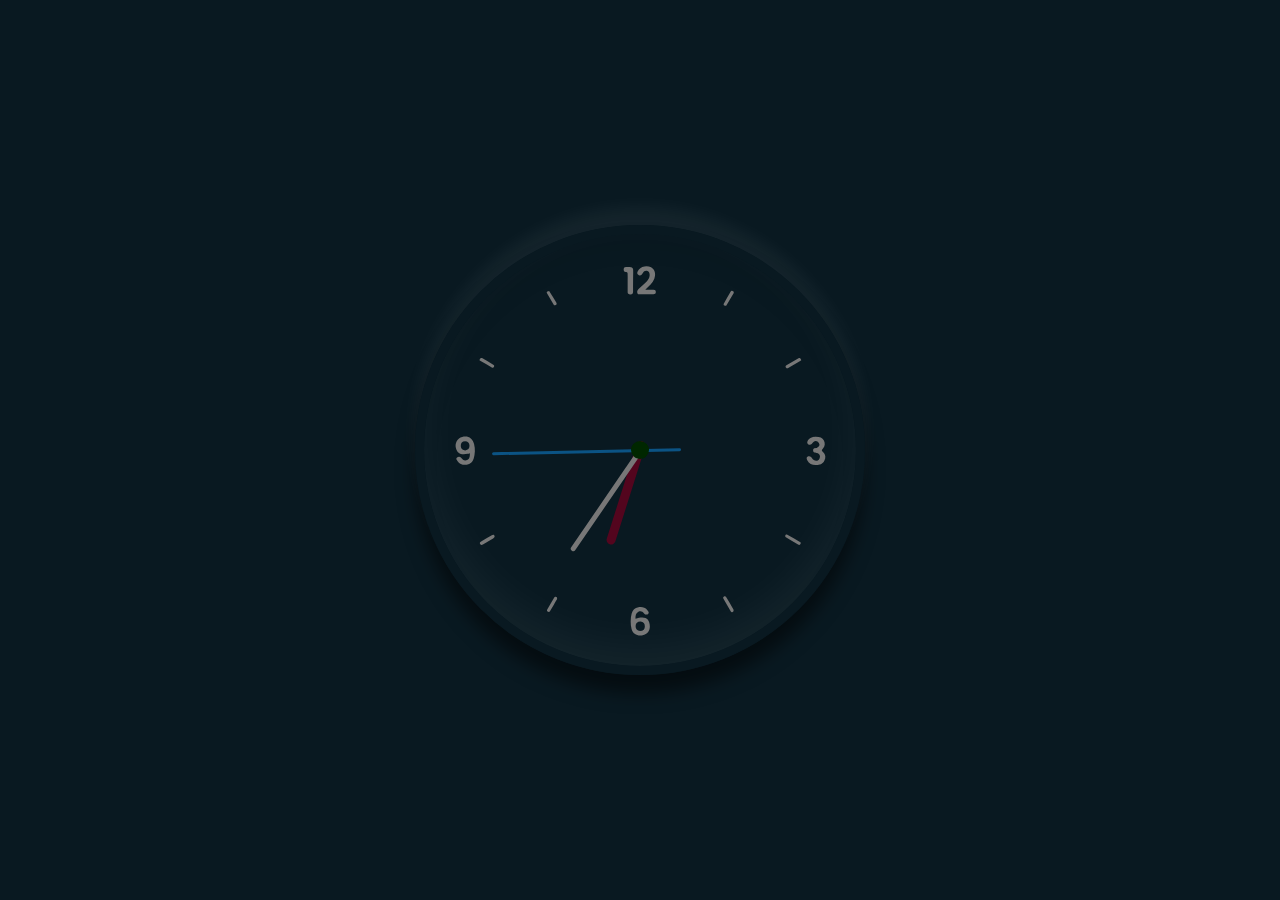
<file: 01- Analog-clock/index.html>
<!-- info -->
<!-- coded by U7P4L 1N -->
<!-- GITHUB ; github.com/U7P4L-IN  -->
<!-- START -->
<!DOCTYPE html>
<html lang="en">

<head>
    <!-- Charset -->
    <meta charset="utf-8">

    <!-- Style Sheets -->
    <link rel="stylesheet" type="text/css" href="style.css">

    <!-- Viewport -->
    <meta name="viewport" content="width=device-width">

    <!-- Title -->
    <title>Analog clock</title>
    <!-- coded by U7P4L 1N -->
    <!-- Description -->
    <meta name="description" content="Website with an analog clock.">

    <!-- Author -->
    <meta name="author" content="U7P4L 1N">


    <!-- Icon -->
    <link rel="icon" type="image/png" href="logo.ico">

    <!-- Apple touch icon -->
    <link rel="apple-touch-icon" href="icon.png">

    <!-- Theme color -->
    <meta name="theme-color" content="#63d7a5">
    <meta name="msapplication-TileColor" content="#63d7a5">
    <meta name="msapplication-navbutton-color" content="#63d7a5">
    <meta name="apple-mobile-web-app-status-bar-style" content="#63d7a5">


    <!-- ===================== -->
    <!-- ===== OpenGraph ===== -->
    <!-- ===================== -->

    <!-- Url -->
    <meta property="og:url" content="https://u7p4l-in.github.io/">
    <!-- coded by U7P4L 1N -->
    <!-- Title -->
    <meta property="og:title" content="Nice analog clock">

    <!-- Description -->
    <meta property="og:description" content="Website with nice analog clock.">

    <!-- Icon -->
    <meta property="og:image" content="">
    <meta property="og:image:type" content="image/png">
    <meta property="og:image:width" content="1200">
    <meta property="og:image:height" content="630">

    <meta property="og:type" content="page">


    <!-- ===================== -->
    <!-- ====== Twitter ====== -->
    <!-- ===================== -->

    <!-- Twitter type of showed banner -->
    <meta property="twitter:card" content="summary_large_image">

    <!-- Title -->
    <meta property="twitter:title" content="Nice analog clock">

    <!-- Description -->
    <meta property="twitter:description" content="Website with nice analog clock.">

    <!-- Icon -->
    <meta property="twitter:image:src" content="">
    <meta property="twitter:image:width" content="1200">
    <meta property="twitter:image:height" content="630">
</head>

<body>
    <div class="clock">
        <div class="hour">
            <div class="hr" id="hr"></div>
        </div>
        <div class="min">
            <div class="mn" id="mn"></div>
        </div>
        <div class="sec">
            <div class="sc" id="sc"></div>
        </div>
    </div>
    <script type="text/javascript">
        const deg = 6;
        const hr = document.querySelector('#hr');
        const mn = document.querySelector('#mn');
        const sc = document.querySelector('#sc');

        setInterval(() => {
            let day = new Date();

            let hh = day.getHours();
            let mm = day.getMinutes();
            let ss = day.getSeconds();
            let ms = day.getMilliseconds();

            hr.style.transform = `rotateZ(${(hh*30)+(mm/2)}deg`;
            mn.style.transform = `rotateZ(${(mm*6)+(ss/10)}deg`;
            sc.style.transform = `rotateZ(${(ss*6)+(ms/1000*6)}deg`;
        })
    </script>
</body>

</html>
</file>
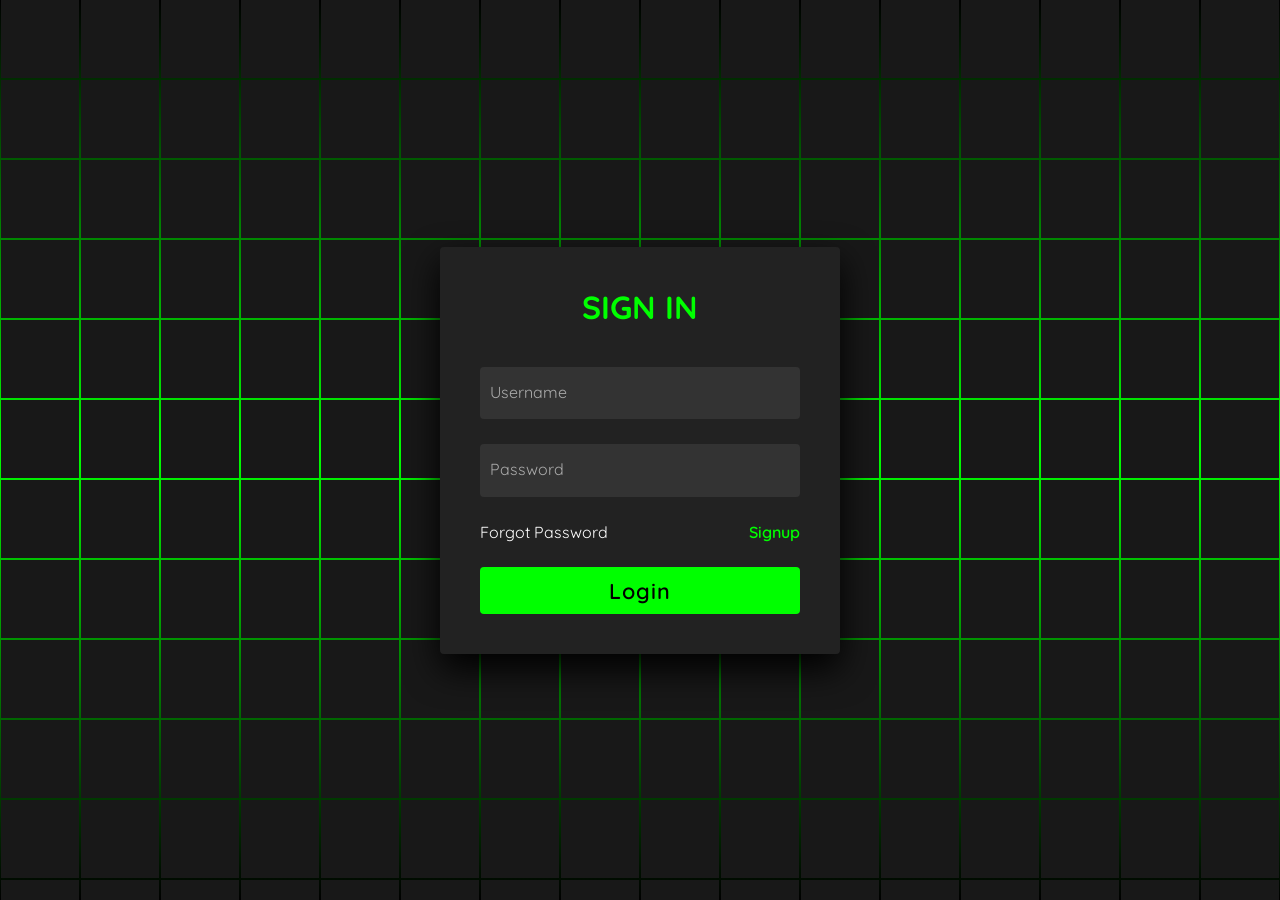
<file: 03-Log In Panal/index.html>
<!-- CODED BY U7P4L 1N -->
<!-- GITHUB > github.com/U7P4L-IN -->
<!doctype html>
<html lang="en"> 
 <head> 
  <meta charset="UTF-8"> 
  <title>CodePen - Animated Login Form using Html &amp; CSS Only</title> 
  <link rel="stylesheet" href="./style.css"> 
 </head> 
 <body> <!-- partial:index.partial.html --> 

  <section> <span></span> <span></span> <span></span> <span></span> <span></span> <span></span> <span></span> <span></span> <span></span> <span></span> <span></span> <span></span> <span></span> <span></span> <span></span> <span></span> <span></span> <span></span> <span></span> <span></span> <span></span> <span></span> <span></span> <span></span> <span></span> <span></span> <span></span> <span></span> <span></span> <span></span> <span></span> <span></span> <span></span> <span></span> <span></span> <span></span> <span></span> <span></span> <span></span> <span></span> <span></span> <span></span> <span></span> <span></span> <span></span> <span></span> <span></span> <span></span> <span></span> <span></span> <span></span> <span></span> <span></span> <span></span> <span></span> <span></span> <span></span> <span></span> <span></span> <span></span> <span></span> <span></span> <span></span> <span></span> <span></span> <span></span> <span></span> <span></span> <span></span> <span></span> <span></span> <span></span> <span></span> <span></span> <span></span> <span></span> <span></span> <span></span> <span></span> <span></span> <span></span> <span></span> <span></span> <span></span> <span></span> <span></span> <span></span> <span></span> <span></span> <span></span> <span></span> <span></span> <span></span> <span></span> <span></span> <span></span> <span></span> <span></span> <span></span> <span></span> <span></span> <span></span> <span></span> <span></span> <span></span> <span></span> <span></span> <span></span> <span></span> <span></span> <span></span> <span></span> <span></span> <span></span> <span></span> <span></span> <span></span> <span></span> <span></span> <span></span> <span></span> <span></span> <span></span> <span></span> <span></span> <span></span> <span></span> <span></span> <span></span> <span></span> <span></span> <span></span> <span></span> <span></span> <span></span> <span></span> <span></span> <span></span> <span></span> <span></span> <span></span> <span></span> <span></span> <span></span> <span></span> <span></span> <span></span> <span></span> <span></span> <span></span> <span></span> <span></span> <span></span> <span></span> <span></span> <span></span> <span></span> <span></span> <span></span> <span></span> <span></span> <span></span> <span></span> <span></span> <span></span> <span></span> <span></span> <span></span> <span></span> <span></span> <span></span> <span></span> <span></span> <span></span> <span></span> <span></span> <span></span> <span></span> <span></span> <span></span> <span></span> <span></span> <span></span> <span></span> <span></span> <span></span> <span></span> <span></span> <span></span> <span></span> <span></span> <span></span> <span></span> <span></span> <span></span> <span></span> <span></span> <span></span> <span></span> <span></span> <span></span> <span></span> <span></span> <span></span> <span></span> <span></span> <span></span> <span></span> <span></span> <span></span> <span></span> <span></span> <span></span> <span></span> <span></span> <span></span> <span></span> <span></span> <span></span> <span></span> <span></span> <span></span> <span></span> <span></span> <span></span> <span></span> <span></span> <span></span> <span></span> <span></span> <span></span> <span></span> <span></span> <span></span> <span></span> <span></span> <span></span> <span></span> <span></span> <span></span> <span></span> <span></span> <span></span> <span></span> <span></span> <span></span> <span></span> <span></span> <span></span> <span></span> <span></span> <span></span> <span></span> <span></span> <span></span> <span></span> <span></span> <span></span> <span></span> <span></span> 

   <div class="signin"> 
    <div class="content"> 
     <h2>Sign In</h2> 
     <div class="form"> 
      <div class="inputBox"> 
       <input type="text" required> <i>Username</i> 
      </div> 
      <div class="inputBox"> 
       <input type="password" required> <i>Password</i> 
      </div> 
      <div class="links"> <a href="#">Forgot Password</a> <a href="#">Signup</a> 
      </div> 
      <div class="inputBox"> 
       <input type="submit" value="Login"> 
      </div> </div> </div> 
   </div> 
  </section> <!-- partial --> 
 </body>
</html>
</file>
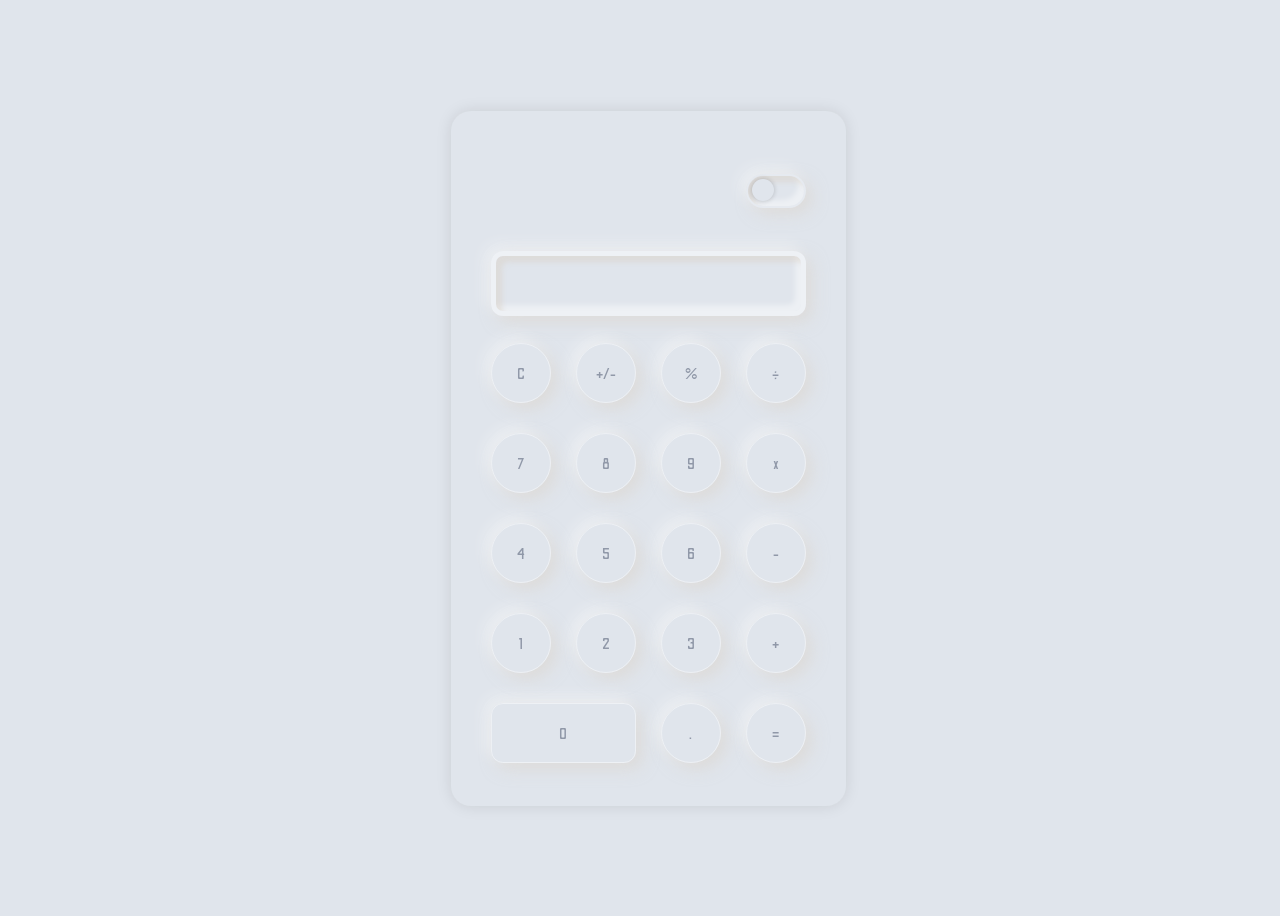
<file: 04-Calculator light & Dark/index.html>
<!DOCTYPE html>
<html lang="en">

<head>
    <meta charset="UTF-8">
    <title>Neumorphic Calculator Light/Dark Themed</title>
    <link rel="stylesheet" href="./style.css">

</head>

<body>
    <!-- partial:index.partial.html -->
    	<!-- Coded By Utpal  -->
    <div class='calculator' id='calc'>
        <div class='toggle'>
            <div class='theme-switch-wrapper'>
                <label class='theme-switch' for='checkbox'>
        <input id='checkbox' type='checkbox'>
        <div class='slider round'></div>
      </label>
            </div>
        </div>
        <div class='display'></div>
        <span class='c neumorphic'>C</span>
        <span class='signed neumorphic'>+/-</span>
        <span class='percent neumorphic'>%</span>
        <span class='divide neumorphic'>÷</span>
        <span class='seven neumorphic'>7</span>
        <span class='eight neumorphic'>8</span>
        <span class='nine neumorphic'>9</span>
        <span class='times neumorphic'>x</span>
        <span class='four neumorphic'>4</span>
        <span class='five neumorphic'>5</span>
        <span class='six neumorphic'>6</span>
        <span class='minus neumorphic'>-</span>
        <span class='one neumorphic'>1</span>
        <span class='two neumorphic'>2</span>
        <span class='three neumorphic'>3</span>
        <span class='plus neumorphic'>+</span>
        <span class='zero neumorphic'>0</span>
        <span class='decimal neumorphic'>.</span>
        <span class='equals neumorphic'>=</span>
    </div>
    <!-- partial -->
    <script src="./script.js"></script>

</body>

</html>
</file>
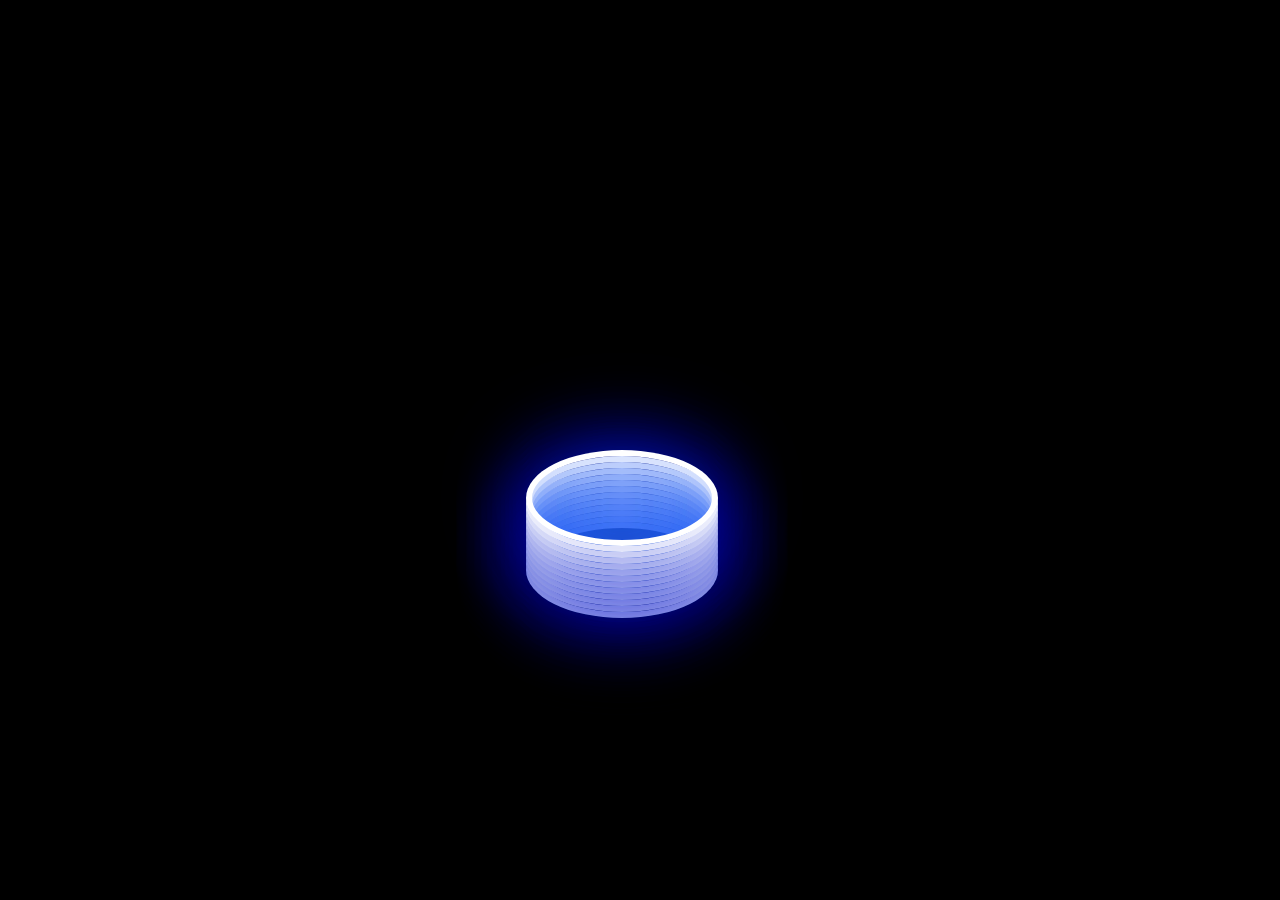
<file: 05-Glowing-Slinky/index.html>
<!DOCTYPE html>
<html lang="en">
  <head>
    <meta charset="UTF-8" />
    <meta name="viewport" content="width=device-width, initial-scale=1.0" />
    <title>glowing slinky</title>
    <link rel="stylesheet" href="style.css" />
  </head>
  <body>
    <div class="utpalcoding">
      <div class="utpalcoding__ring"></div>
      <div class="utpalcoding__ring"></div>
      <div class="utpalcoding__ring"></div>
      <div class="utpalcoding__ring"></div>
      <div class="utpalcoding__ring"></div>
      <div class="utpalcoding__ring"></div>
      <div class="utpalcoding__ring"></div>
      <div class="utpalcoding__ring"></div>
      <div class="utpalcoding__ring"></div>
      <div class="utpalcoding__ring"></div>
      <div class="utpalcoding__ring"></div>
      <div class="utpalcoding__ring"></div>
      <div class="utpalcoding__ring"></div>
    </div>
  </body>
</html>
</file>
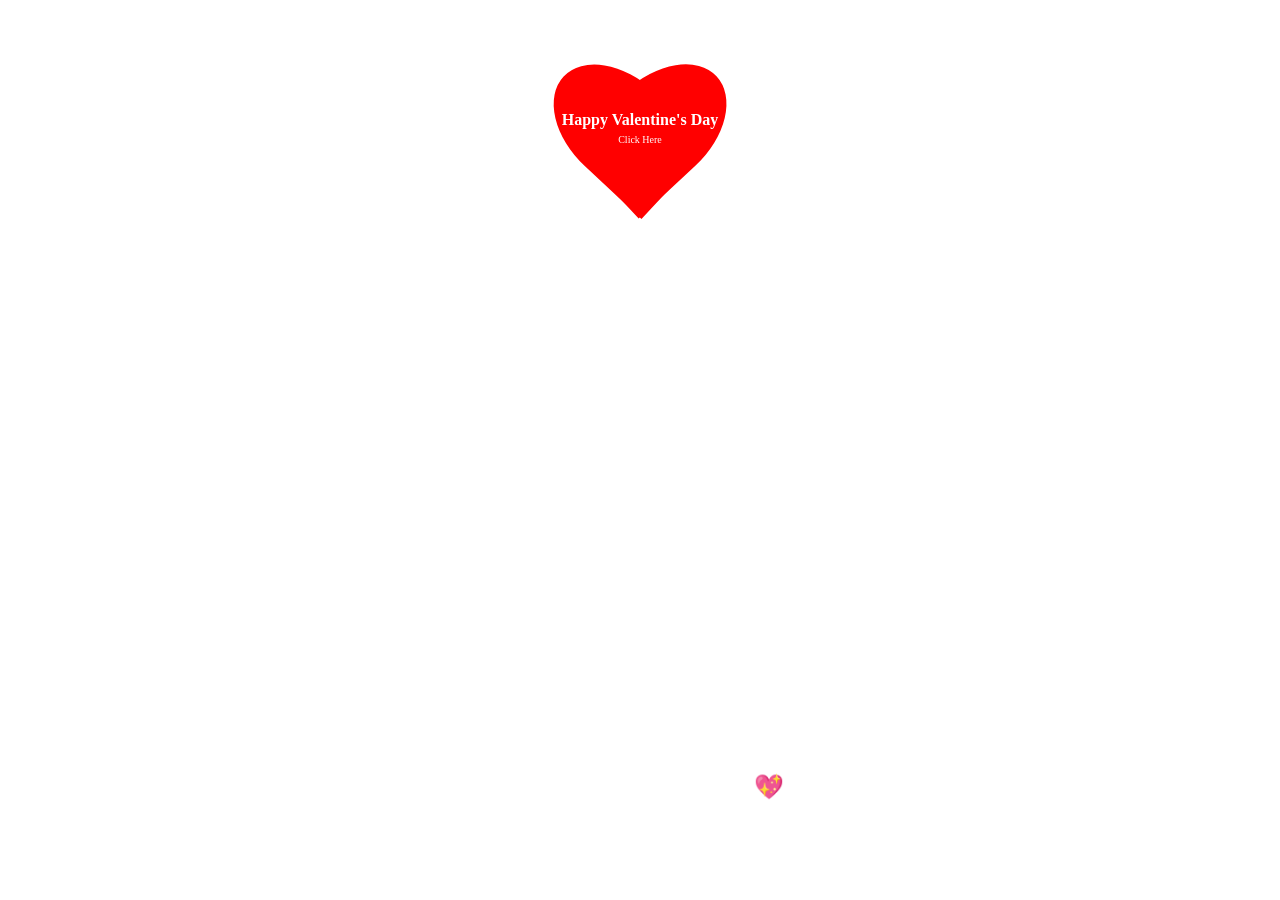
<file: 06-Impress-Your-Crush/index.html>
<!DOCTYPE html>
<html lang="en">
  <head>
    <meta charset="UTF-8" />
    <meta name="viewport" content="width=device-width, initial-scale=1.0" />
    <title>U7P4L 1N</title>
    <link rel="stylesheet" href="style.css" />
  </head>
  <body>
    <section id="home" class="home">
      <div class="home_section"></div>
      <div id="container">
        <div class="left"></div>
        <div class="right"></div>
        <a href="new.html"
          ><p>
            Happy Valentine's Day <br />

            <span>Click Here</span>
          </p></a
        >
      </div>
      <h1><span>I&nbsp;</span><span>You</span></h1>
      <h2>
        I have Something for you💖 <br />
        Please Hover on Above Text And click on Valentine's Heart
      </h2>
    </section>
  </body>
</html>
</file>
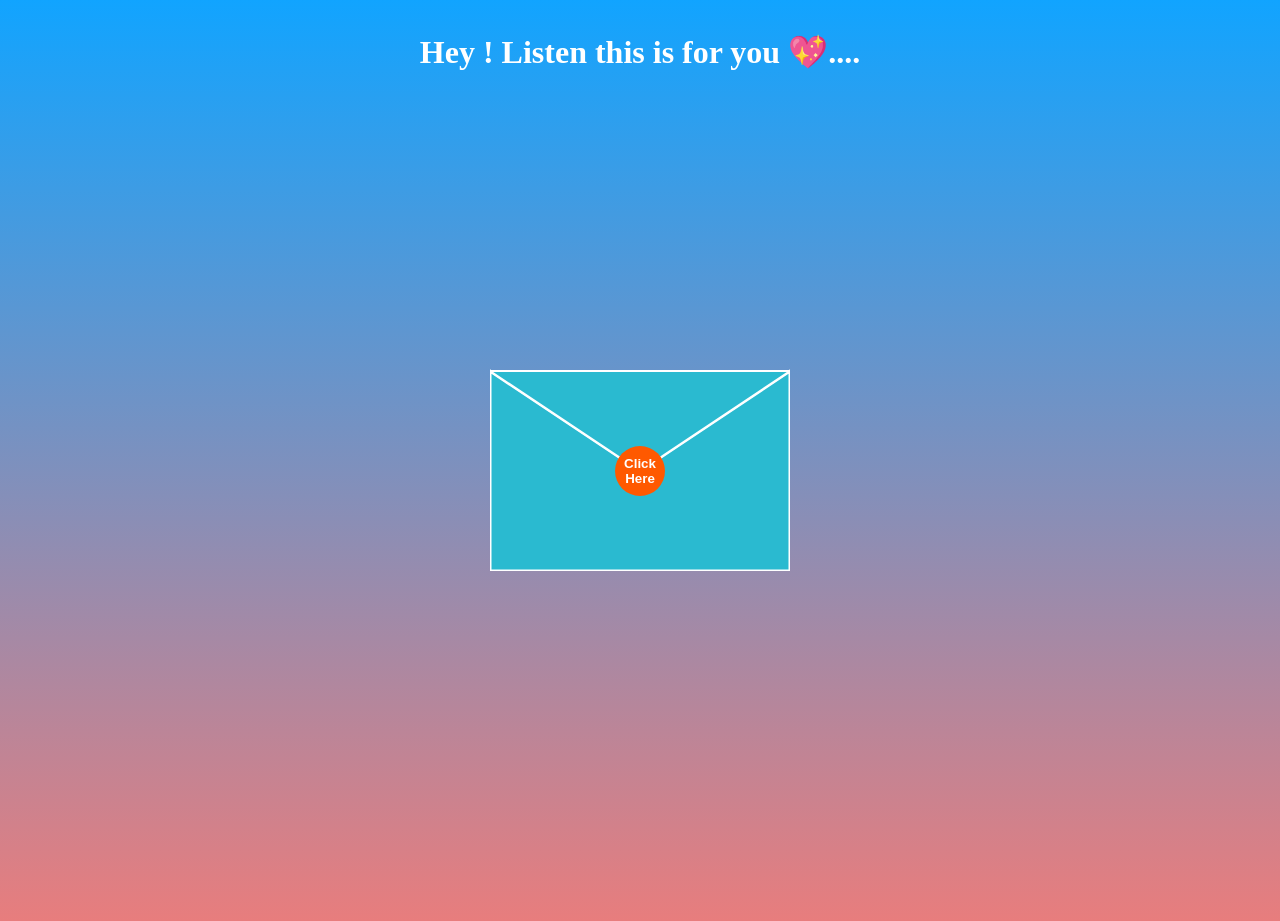
<file: 07-propose-your-gf/index.html>
<!DOCTYPE html>
<html>
  <head>
    <meta name="viewport" content="width=device-width, initial-scale=1" />
    <link rel="stylesheet" href="open.css" />
    <script>
      function openUp() {
        const $opentop = document.querySelector("#opentop");
        const $top = document.querySelector("#top");
        const $front = document.querySelector("#front");
        const $back = document.querySelector("#back");
        const $letter = document.querySelector("#letter");
        const $button = document.querySelector("button");

        $opentop.beginElement();
        $top.style.zIndex = 2;

        $top.classList.add("animate");
        $front.classList.add("animate");
        $back.classList.add("animate");
        $button.classList.add("animate");
        $letter.classList.add("animate");
      }
    </script>
  </head>
  <body>
    <div class="text">
      <h1>Hey ! Listen this is for you 💖....</h1>
    </div>
    <div id="envelope">
      <div id="back">
        <svg
          xmlns="http://www.w3.org/2000/svg"
          xmlns:xlink="http://www.w3.org/1999/xlink"
          height="300"
          width="300"
        >
          <polygon
            points="0,100 300,100 300,300 0,300"
            style="fill: #4a274a; stroke: none; stroke-width: 0"
          />
        </svg>
      </div>
      <div id="front">
        <svg
          xmlns="http://www.w3.org/2000/svg"
          xmlns:xlink="http://www.w3.org/1999/xlink"
          height="300"
          width="300"
        >
          <polygon
            points="0,100 150,200 300,100 300,300 0,300"
            style="fill: #2abad0; stroke: #ffffff; stroke-width: 3"
          />
        </svg>
      </div>
      <div id="top">
        <svg
          xmlns="http://www.w3.org/2000/svg"
          xmlns:xlink="http://www.w3.org/1999/xlink"
          height="300"
          width="300"
        >
          <polygon
            points="0,100 150,200 300,100"
            style="fill: #2abad0; stroke: #ffffff; stroke-width: 2"
          >
            <animate
              id="opentop"
              attributeName="points"
              dur="0.5s"
              fill="freeze"
              begin="indefinite"
              from="0,100 150,200 300,100"
              to="0,100 150,0 300,100"
            />
          </polygon>
        </svg>
      </div>

      <div id="letter">
        <h1>For My <span>Love</span></h1>

        <!-- <img src="https://i.postimg.cc/5yZQnDpb/ukraine-7424066-640.webp" />-->
        <p>
          You are the person I have been dreaming all my life , so allow me to
          express my intense love for you. You are the most precious thing in my
          life. You have fascinated my heart and seized my mind with your
          magnetic presence and I keep dreaming of yourself Your memories are
          invaluable treasure of my life, which are locked inside my heart. The
          time spent with you was the most mesmerizing and delightful of my
          life. <br />
          <br />
          I take this opportunity to ask for your consent if you want to be my
          life partner.This letter is a token of my love for you. <br />
          If You Accept
          <a href="new.html">Click Here</a>
        </p>
      </div>
      <button onclick="openUp()">Click Here</button>
    </div>
  </body>
</html>
</file>
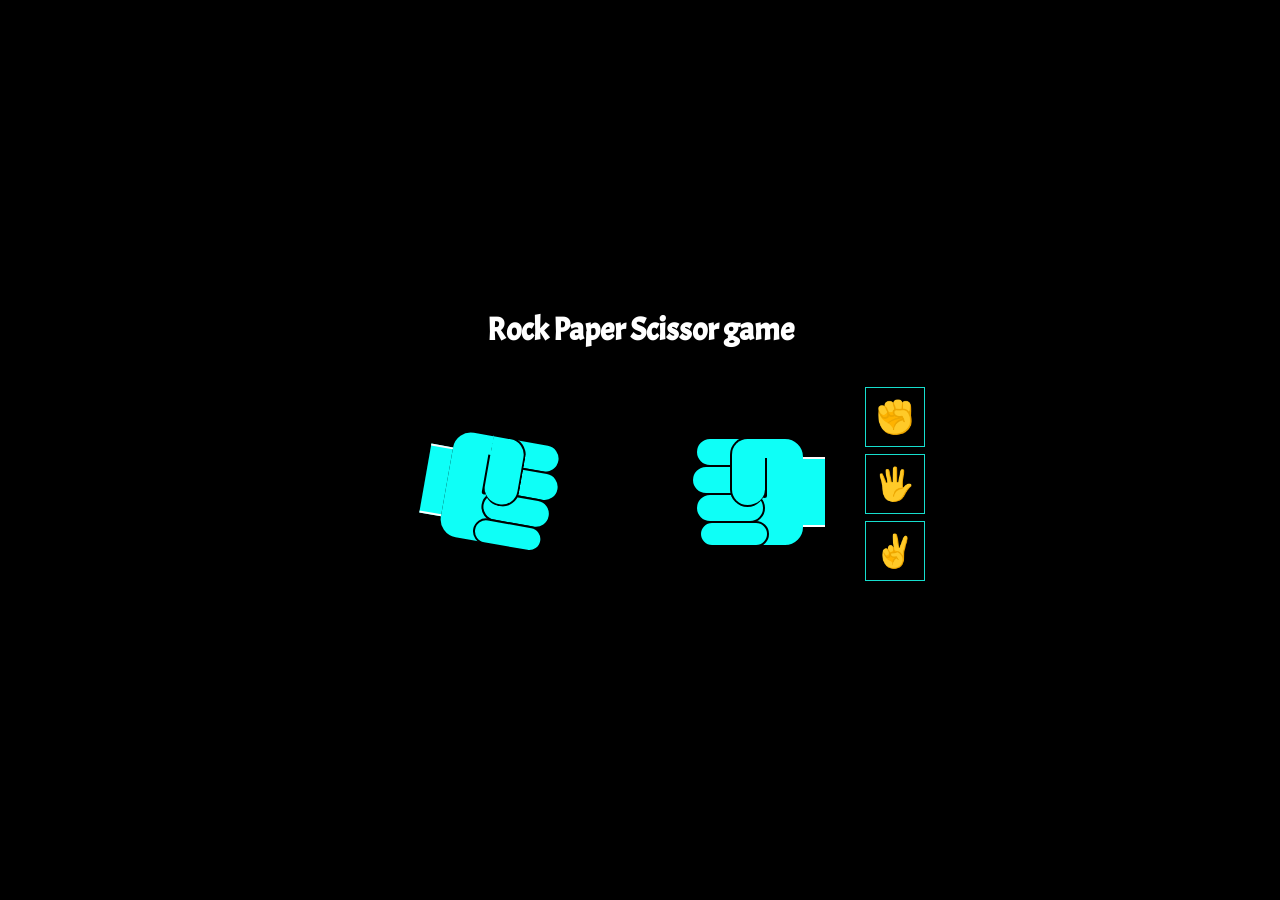
<file: 08-Rock-Paper-Scissors-Game/index.html>
<!DOCTYPE html>
<html lang="en">
  <head>
    <meta charset="UTF-8" />
    <meta name="viewport" content="width=device-width, initial-scale=1.0" />
    <title>CSS Rock Paper Scissors</title>
    <link rel="stylesheet" href="style.css" />
  </head>
  <body>
    <form>
      <input type="radio" id="rock-rock" name="rock-paper-scissors" />
      <input type="radio" id="rock-paper" name="rock-paper-scissors" />
      <input type="radio" id="rock-scissors" name="rock-paper-scissors" />
      <input type="radio" id="paper-rock" name="rock-paper-scissors" />
      <input type="radio" id="paper-paper" name="rock-paper-scissors" />
      <input type="radio" id="paper-scissors" name="rock-paper-scissors" />
      <input type="radio" id="scissors-rock" name="rock-paper-scissors" />
      <input type="radio" id="scissors-paper" name="rock-paper-scissors" />
      <input type="radio" id="scissors-scissors" name="rock-paper-scissors" />

      <div>
        <h1>Rock Paper Scissor game</h1>
        <div id="hands">
          <div class="hand" id="computer-hand">
            <div class="fist"></div>
            <div class="finger finger-1"></div>
            <div class="finger finger-2"></div>
            <div class="finger finger-3"></div>
            <div class="finger finger-4"></div>
            <div class="thumb"></div>
            <div class="arm"></div>
          </div>

          <div class="hand" id="user-hand">
            <div class="fist"></div>
            <div class="finger finger-1"></div>
            <div class="finger finger-2"></div>
            <div class="finger finger-3"></div>
            <div class="finger finger-4"></div>
            <div class="thumb"></div>
            <div class="arm"></div>
          </div>

          <div id="symbol">
            <div>
              <label for="rock-rock">✊</label>
              <label for="paper-rock">✊</label>
              <label for="scissors-rock">✊</label>
            </div>
            <div>
              <label for="rock-paper">🖐️</label>
              <label for="paper-paper">🖐️</label>
              <label for="scissors-paper">🖐️</label>
            </div>
            <div>
              <label for="rock-scissors">✌</label>
              <label for="paper-scissors">✌</label>
              <label for="scissors-scissors">✌</label>
            </div>
          </div>
        </div>
      </div>

      <div id="text">
        <h2></h2>
        <input class="utpalcoding" type="reset" value="Refresh This Round" />
      </div>
    </form>
  </body>
</html>
</file>
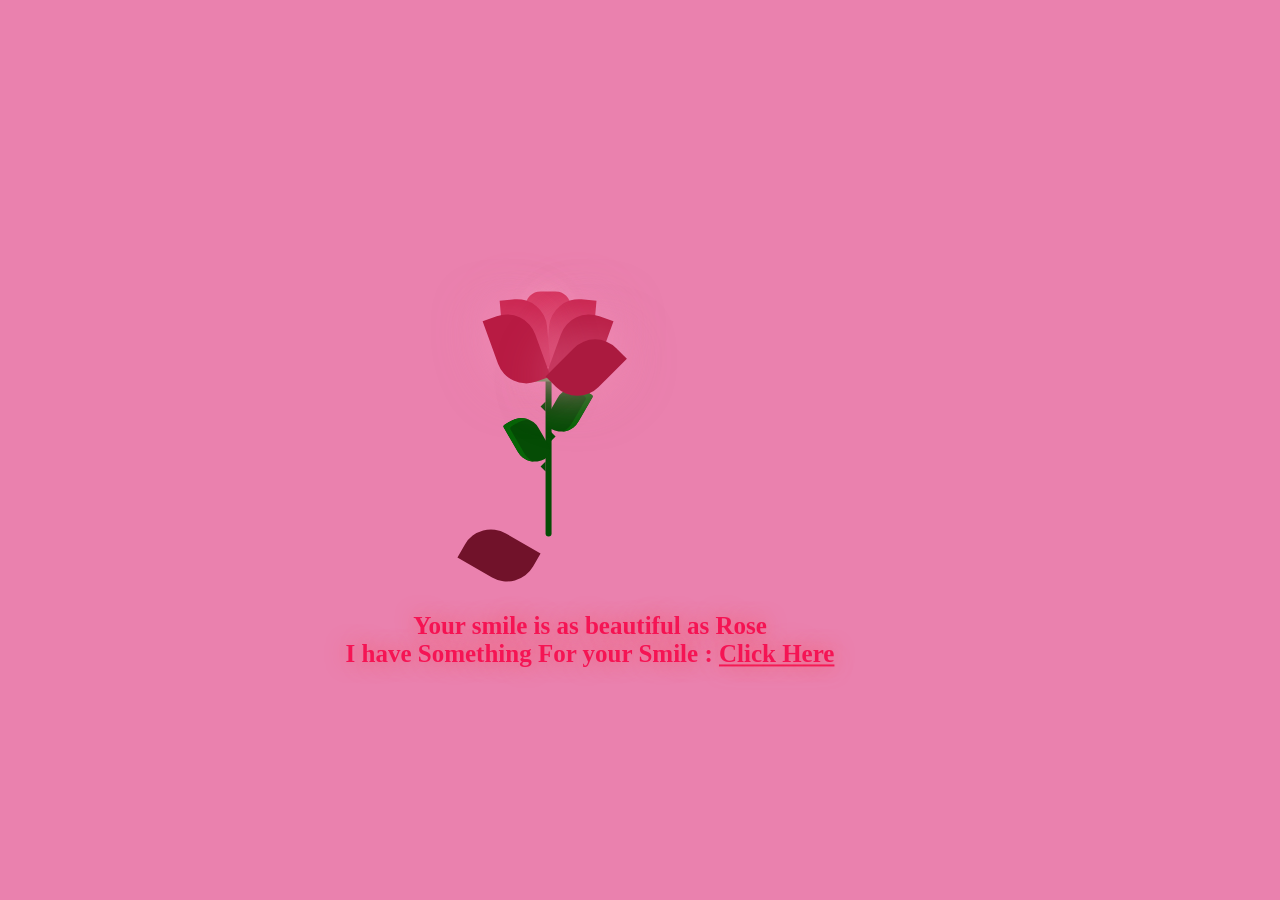
<file: 11-Rose-Day/index.html>
<!DOCTYPE html>
<html lang="en">
  <head>
    <meta charset="UTF-8" />
    <meta name="viewport" content="width=device-width, initial-scale=1.0" />
    <title>Rose Day</title>
    <link rel="stylesheet" href="style.css" />
    <link
      href="https://fonts.googleapis.com/css?family=Indie+Flower"
      rel="stylesheet"
      type="text/css"
    />
  </head>
  <body>
    <div class="container">
      <div class="glass">
        <div class="shine"></div>
      </div>
      <div class="thorns">
        <div></div>
        <div></div>
        <div></div>
        <div></div>
      </div>
      <div class="leaves">
        <div></div>
        <div></div>
        <div></div>
        <div></div>
      </div>
      <div class="petals">
        <div></div>
        <div></div>
        <div></div>
        <div></div>
        <div></div>
        <div></div>
        <div></div>
      </div>
      <div class="text">
        <h2></h2> Your smile is as beautiful as Rose <br /> 
       I have Something For your Smile : <a href="new.html">Click Here</a></h2>
      </div>
    </div>
  </body>
</html>
</file>
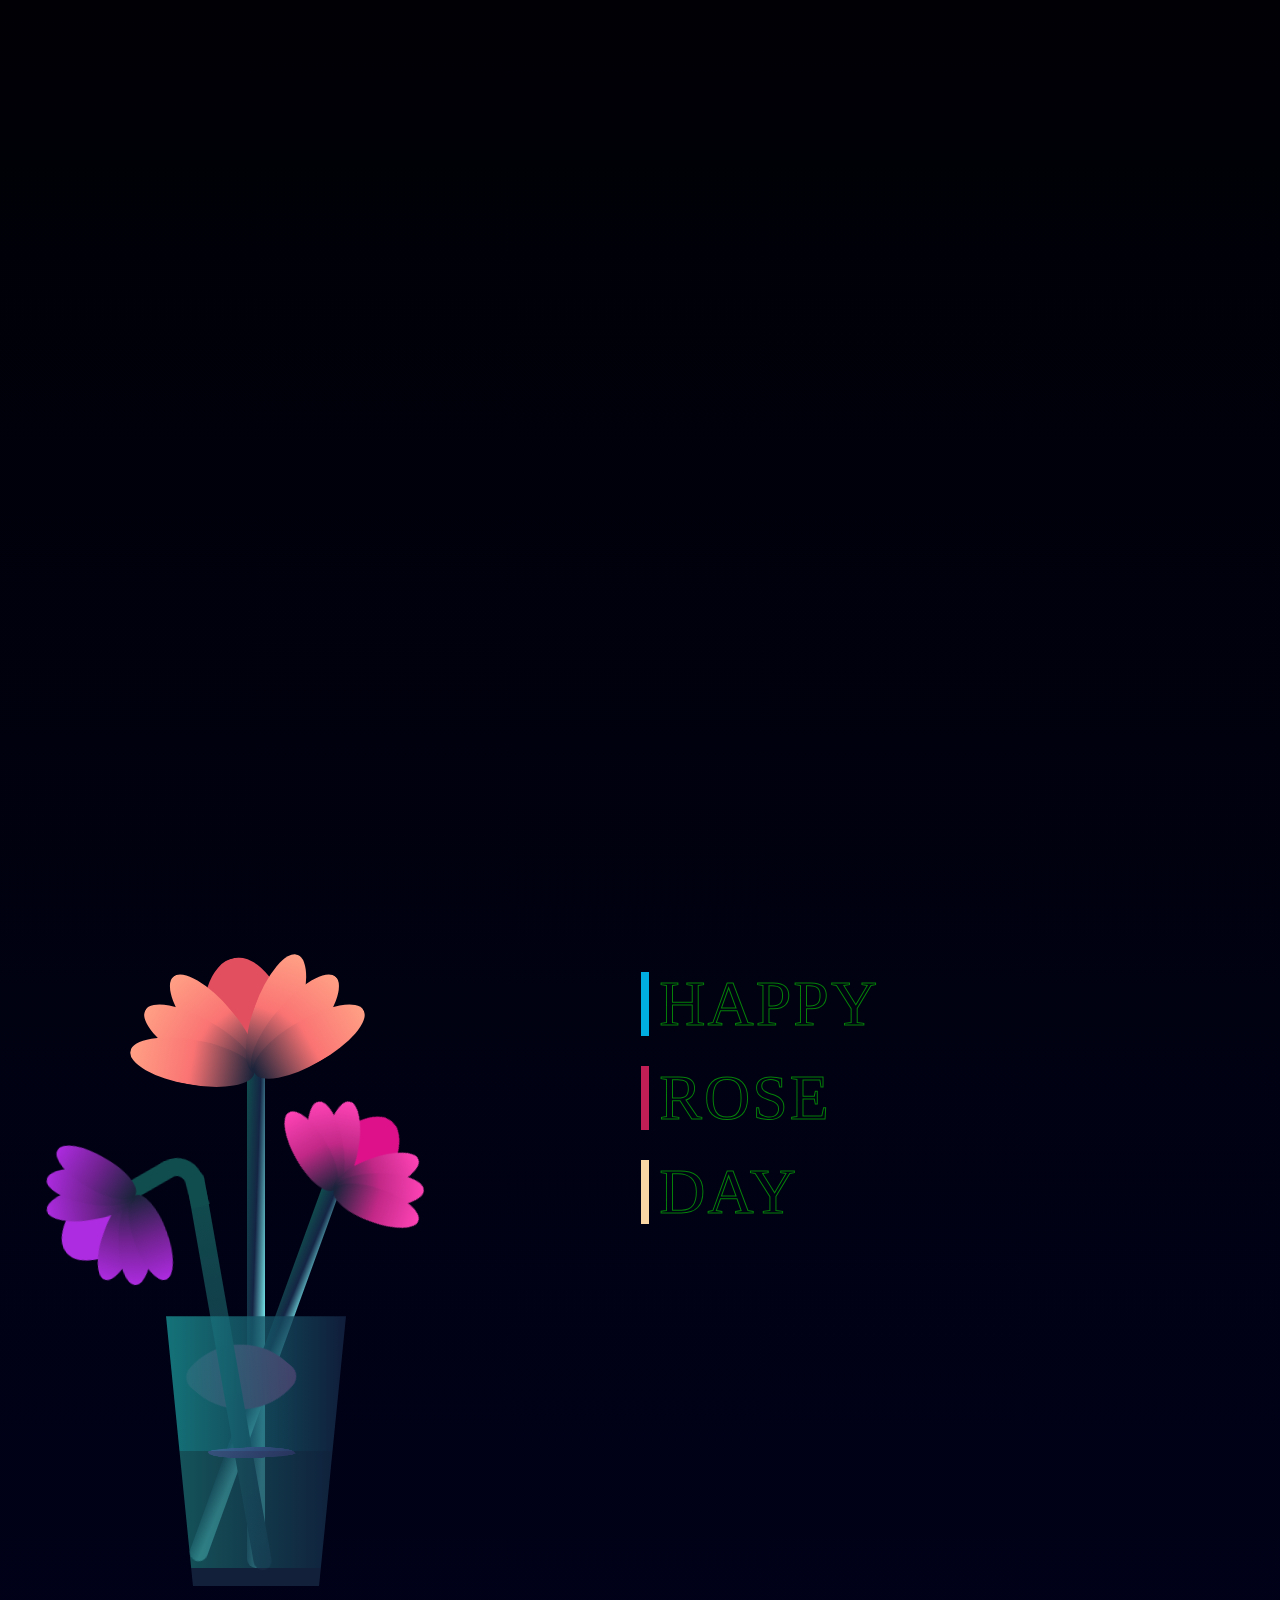
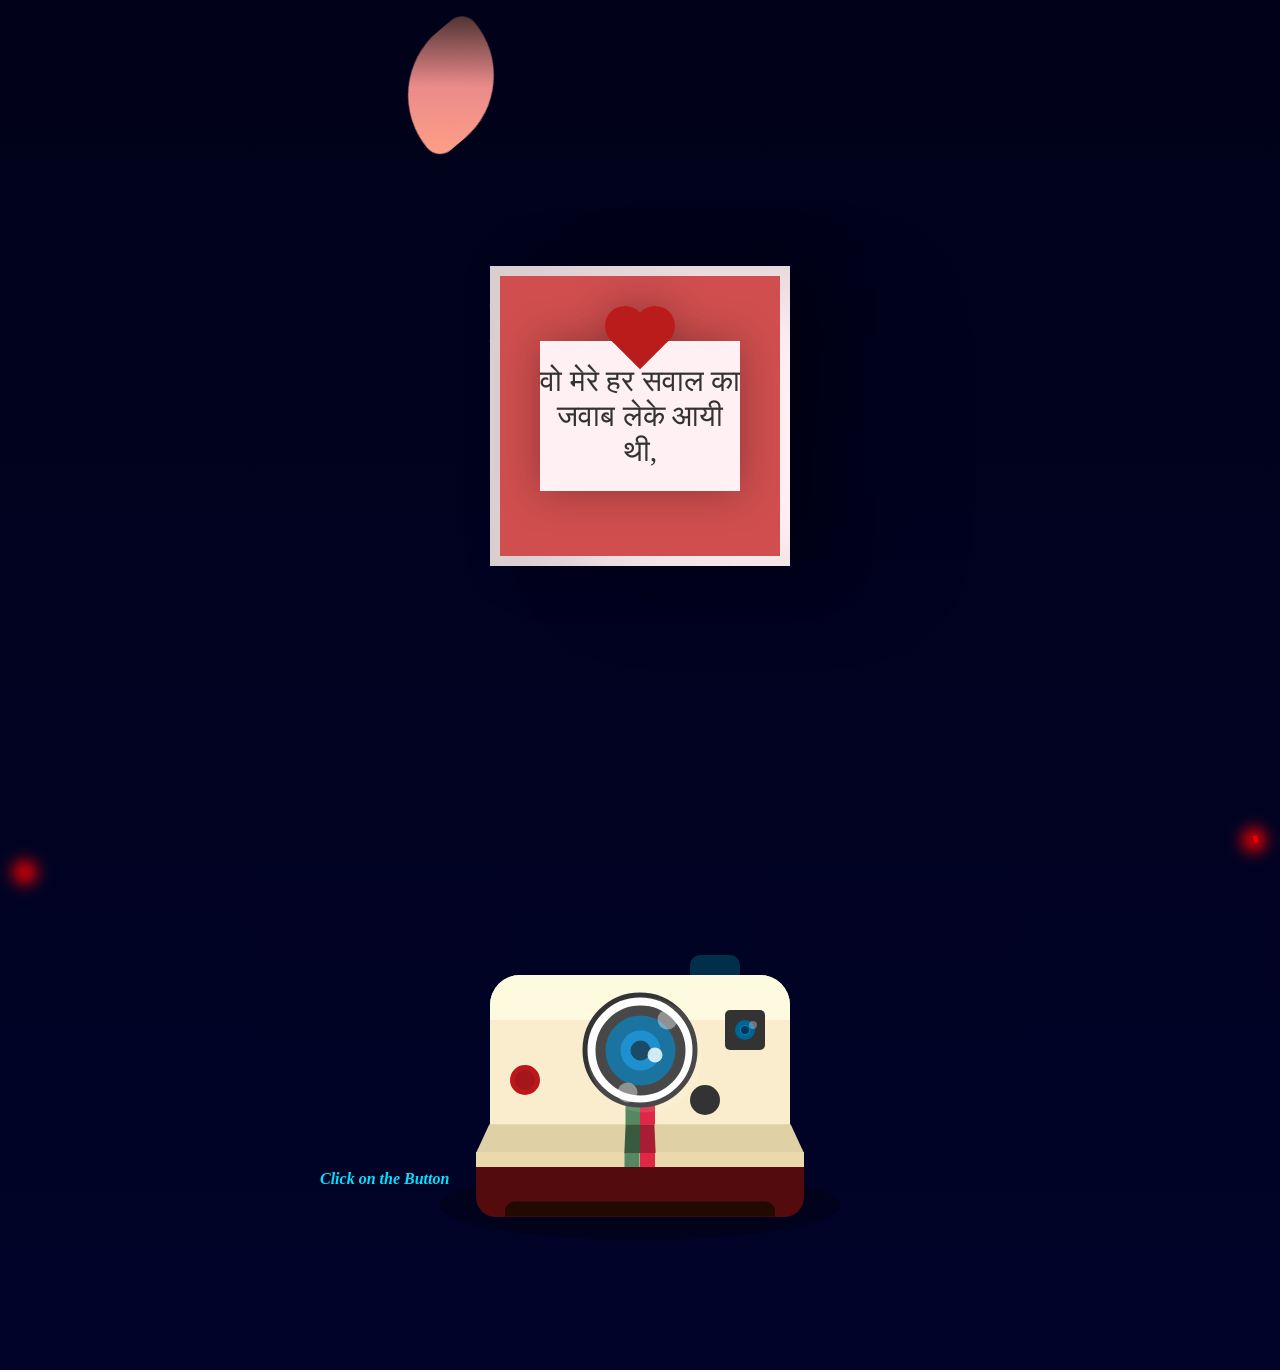
<file: 12-Rose Day 2/index.html>
<!DOCTYPE html>
<html lang="en">
<head>
  <meta charset="UTF-8">
  <meta name="viewport" content="width=device-width, initial-scale=1.0">
  <link rel="stylesheet" href="style.css">
  <title>Rose Day Celebration</title>
</head>
<body>
  <div class="container">
  <div class="flower">
    <div class="f-wrapper">
        <div class="flower__line"></div>
        <div class="f">
            <div class="flower__leaf flower__leaf--1"></div>
            <div class="flower__leaf flower__leaf--2"></div>
            <div class="flower__leaf flower__leaf--3"></div>
            <div class="flower__leaf flower__leaf--4"></div>
            <div class="flower__leaf flower__leaf--5"></div>
            <div class="flower__leaf flower__leaf--6"></div>
            <div class="flower__leaf flower__leaf--7"></div>
            <div class="flower__leaf flower__leaf--8 flower__fall-down--yellow"></div>
        </div>
    </div>

    <div class="f-wrapper f-wrapper--2">
        <div class="flower__line"></div>
        <div class="f">
            <div class="flower__leaf flower__leaf--1"></div>
            <div class="flower__leaf flower__leaf--2"></div>
            <div class="flower__leaf flower__leaf--3"></div>
            <div class="flower__leaf flower__leaf--4"></div>
            <div class="flower__leaf flower__leaf--5"></div>
            <div class="flower__leaf flower__leaf--6"></div>
            <div class="flower__leaf flower__leaf--7"></div>
            <div class="flower__leaf flower__leaf--8 flower__fall-down--pink"></div>
        </div>
    </div>

    <div class="f-wrapper f-wrapper--3">
        <div class="flower__line"></div>
        <div class="f">
            <div class="flower__leaf flower__leaf--1"></div>
            <div class="flower__leaf flower__leaf--2"></div>
            <div class="flower__leaf flower__leaf--3"></div>
            <div class="flower__leaf flower__leaf--4"></div>
            <div class="flower__leaf flower__leaf--5"></div>
            <div class="flower__leaf flower__leaf--6"></div>
            <div class="flower__leaf flower__leaf--7"></div>
            <div class="flower__leaf flower__leaf--8 flower__fall-down--purple"></div>
        </div>
    </div>
    <div class="flower__glass"></div>
</div>
<ul>
    <li style="--clr:#00ade1">
    <a href="#" data-text="&nbsp;Happy">&nbsp;Happy&nbsp;</a>
  </li>
  <li style="--clr:#c21e56">
    <a href="#" data-text="&nbsp;Rose">&nbsp;Rose&nbsp;</a>
  </li>
  <li style="--clr:	#FAD6A5">
    <a href="#" data-text="&nbsp;Day">&nbsp;Day&nbsp;</a>
  </li>
</ul>
<div class="valentines-day-card">
  <input id="open" type="checkbox">
  <label class="open" for="open"></label>
<div class="card-front">
  <div class="note">वो मेरे हर सवाल का जवाब लेके आयी थी, </div>
</div>
  
  <div class="card-inside">
    <div class="text-one">
वो खुद खामोश थी मगर ग़ुलाब लेके आयी थी! 

Happy Rose Day
    </div>
    <div class="heart"></div>
    <div class="smile"></div>
    <div class="eyes"></div>
</div>
</div>
<svg xmlns="http://www.w3.org/2000/svg" id="svg5" version="1.1" viewBox="-5 -5 278 56">
  <filter id="blur">
   <feGaussianBlur stdDeviation="1.6" />
</filter>
  <g id="layer1" transform="translate(29.1 -127.42)">
    <path id="line" d="M-28.73 167.2c26.43 9.21 68.46-9.46 85.45-12.03 18.45-2.78 32.82 4.86 28.75 9.83-3.82 4.66-25.77-21.18-14.81-31.5 9.54-8.98 17.64 10.64 16.42 17.06-1.51-6.2 2.95-26.6 14.74-22.11 11.7 4.46-4.33 49.03-15.44 44.08-6.97-3.1 15.44-16.26 26.1-16 23.03.56 55.6 27.51 126.63 3.36" pathLength="1" />
  </g>
  <g id="layer2" transform="translate(29.1 -127.42)">
    <path filter="url(#blur)" id="point" d="M-28.73 167.2c26.43 9.21 68.46-9.46 85.45-12.03 18.45-2.78 32.82 4.86 28.75 9.83-3.82 4.66-25.77-21.18-14.81-31.5 9.54-8.98 17.64 10.64 16.42 17.06-1.51-6.2 2.95-26.6 14.74-22.11 11.7 4.46-4.33 49.03-15.44 44.08-6.97-3.1 15.44-16.26 26.1-16 23.03.56 55.6 27.51 126.63 3.36" pathLength="1" />
  </g>
</svg>
<br><br><br><br><br><br><br>
<div class="polaroid-camera">
  <button id="button"></button>
  <div id="circle"></div>
  <div class="lens">
    <div class="reflection"></div>
  </div>
  <div class="flash"></div>
  <div class="stripes"></div>
  <div class="bottom">
    <div class="bottom-front"></div>
  </div>
  <div class="slot"></div>
  <div class="shadow"><font color="#00e1ff"><b><i>Click on the Button</i></b></font></div>
  <div id="photo" class="photo">
  </div>
</div>
</div>
<script src="script.js"></script>
</body>
</html>
</file>
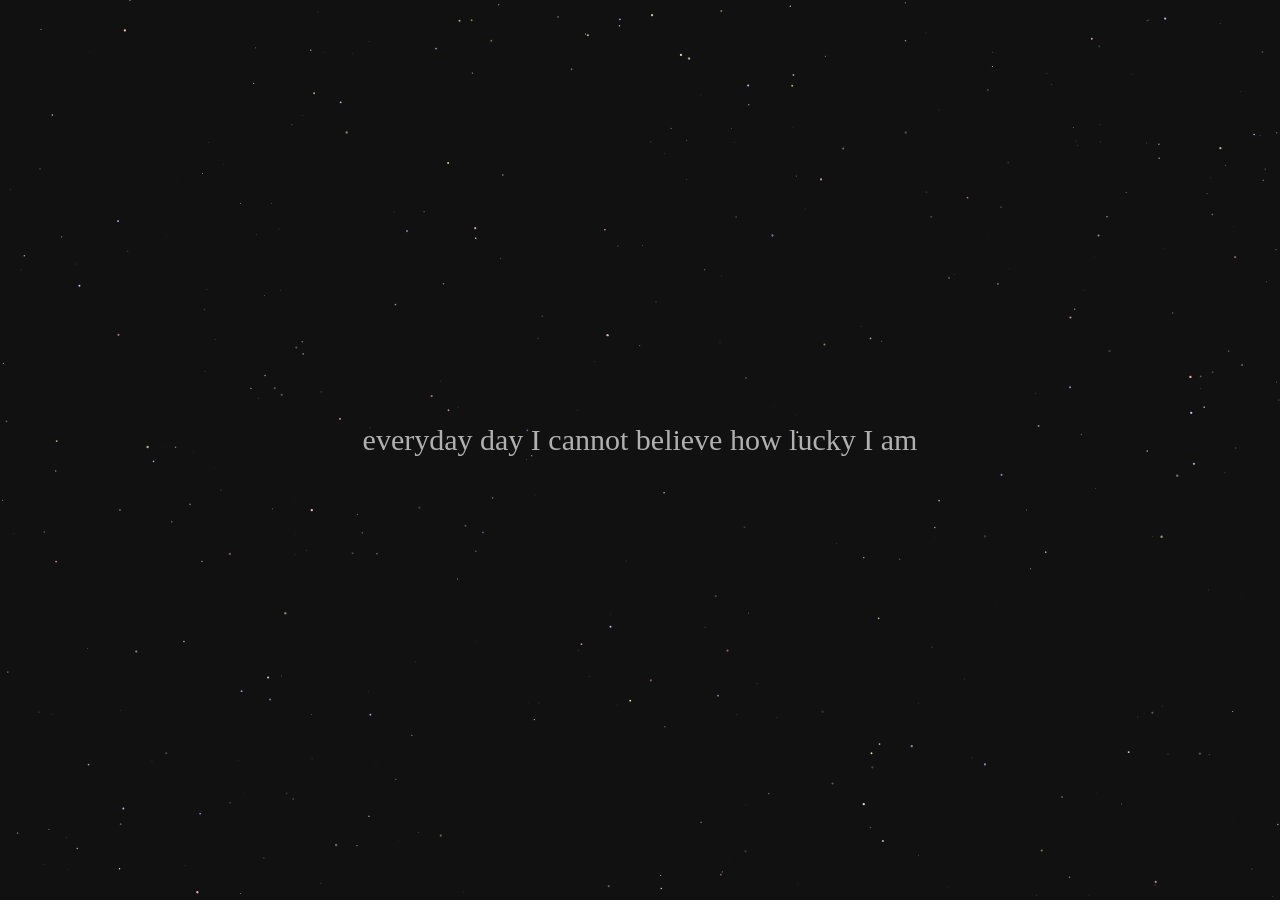
<file: 13-propose-day/index.html>
<!DOCTYPE html>
<html lang="en">
  <head>
    <meta charset="UTF-8" />
    <meta name="viewport" content="width=device-width, initial-scale=1.0" />
    <link rel="icon" href="public/images/favicon.png" type="image/x-icon" />
    <title>Propose Day | utpalcoding</title>
    <link rel="stylesheet" href="public/style.css" />
  </head>
  <body>
    <canvas id="starfield"></canvas>
    <button id="valentinesButton">
      <a href="https://u7p4l-in.github.io/Profile/">If Yes Click Me! ❤</a>
    </button>
    <script src="script.js"></script>
  </body>
</html>
</file>
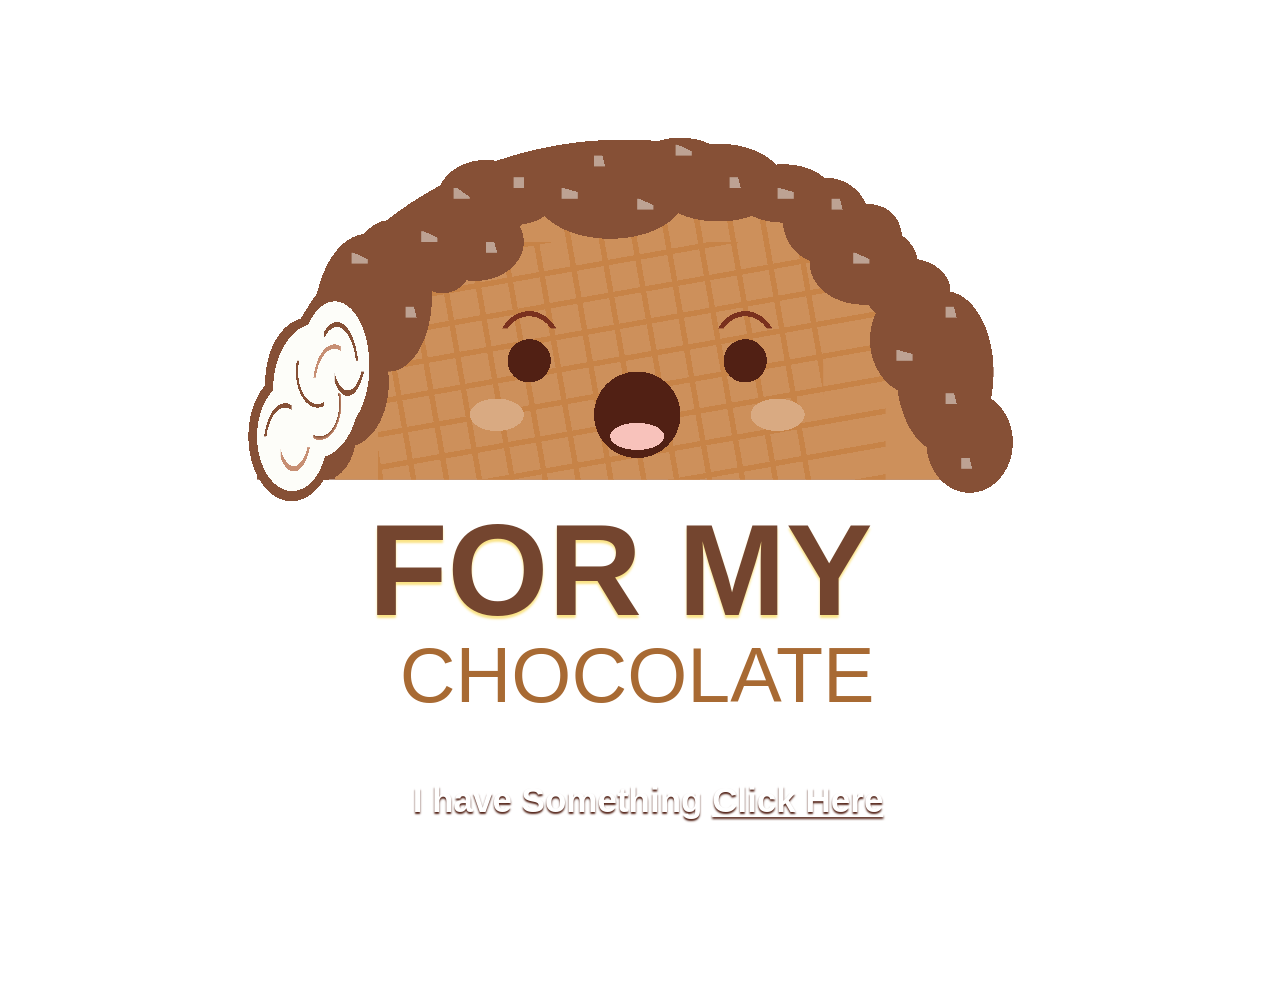
<file: 14-Chocolate Day Special/index.html>
<!DOCTYPE html>
<html lang="en">
  <head>
    <meta charset="UTF-8" />
    <meta name="viewport" content="width=device-width, initial-scale=1.0" />
    <title>UtpalCoding</title>
    <link rel="stylesheet" href="style.css" />
  </head>
  <body>
    <div class="discontinued"></div>
    <div class="main">
      <p>I have Something <a href="new.html">Click Here</a></p>
    </div>
  </body>
</html>
</file>
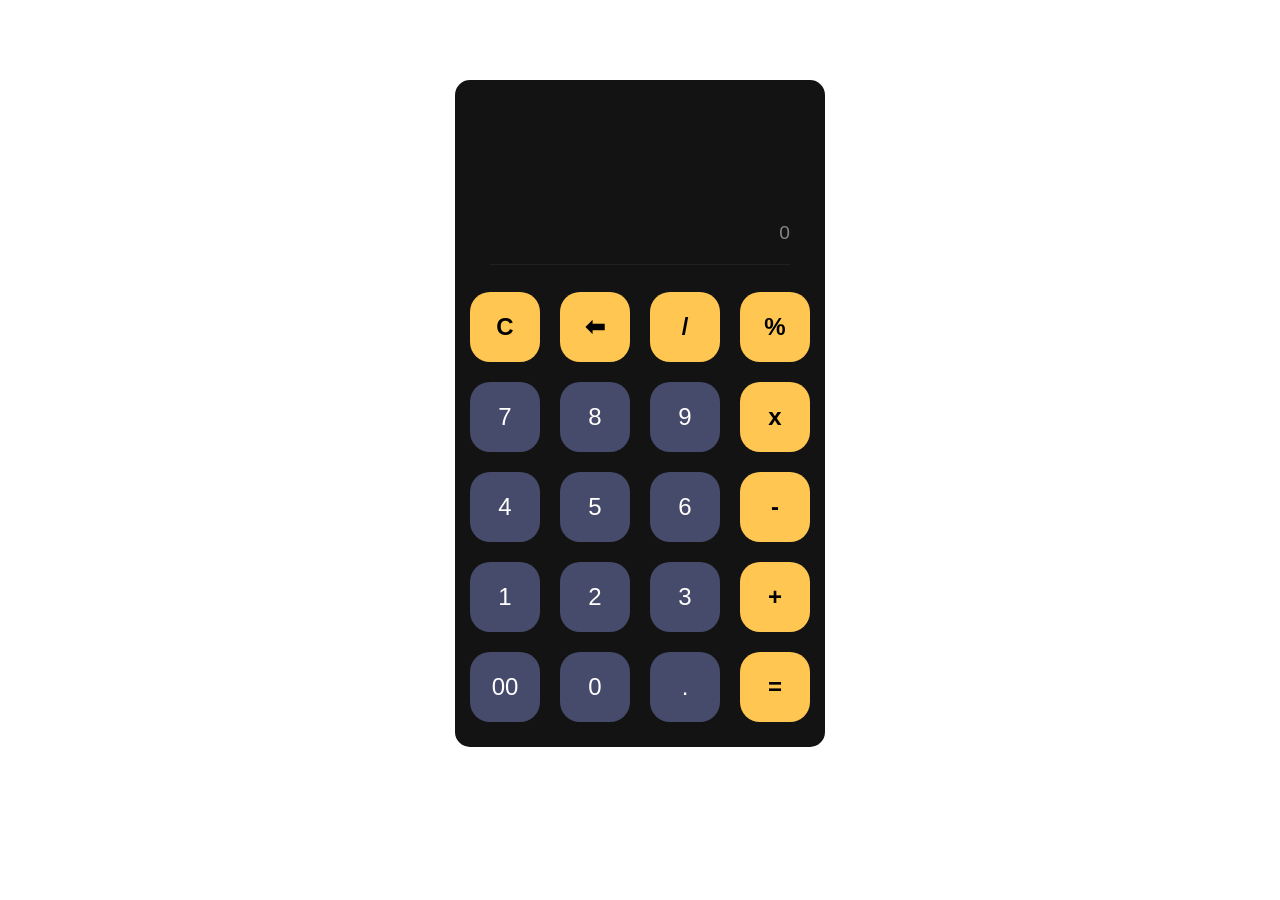
<file: 15-Calculator-2.0/index.html>
<!DOCTYPE html>
<html lang="en">

<head>
    <meta charset="UTF-8" />
    <meta http-equiv="X-UA-Compatible" content="IE=edge" />
    <meta name="viewport" content="width=device-width, initial-scale=1.0" />
    <link rel="stylesheet" href="style.css" />
    <title>Calcualtor 2.0 :: </title>
</head>

<body>
    <div class="container">
        <section id="Display-area">
            <div class="currentInput"></div>
            <div class="answerScreen">0</div>
        </section>
        <section class="keypad-btns">
            <button type="button" class="fun_btn" id="clear" value="">
                C
            </button>
            <button type="button" class="fun_btn" id="erase" value="">
                &#11013;
            </button>
            <button type="button" class="fun_btn" value="/">/</button>
            <button type="button" class="fun_btn" value="%">%</button>
            <button type="button" class="num_btn" value="7">7</button>
            <button type="button" class="num_btn" value="8">8</button>
            <button type="button" class="num_btn" value="9">9</button>
            <button type="button" class="fun_btn" value="*">x</button>
            <button type="button" class="num_btn" value="4">4</button>
            <button type="button" class="num_btn" value="5">5</button>
            <button type="button" class="num_btn" value="6">6</button>
            <button type="button" class="fun_btn" value="-">-</button>
            <button type="button" class="num_btn" value="1">1</button>
            <button type="button" class="num_btn" value="2">2</button>
            <button type="button" class="num_btn" value="3">3</button>
            <button type="button" class="fun_btn" value="+">+</button>
            <button type="button" class="num_btn" value="00">00</button>
            <button type="button" class="num_btn" value="0">0</button>
            <button type="button" class="num_btn" value=".">.</button>
            <button type="button" class="fun_btn" id="evaluate" value="">=</button>
        </section>
    </div>
    <script src="app.js"></script>
</body>

</html>
</file>
<file: 01- Analog-clock/style.css>
* {
   margin: 0;
   padding: 0;
   box-sizing: border-box;
}

body {
   display: flex;
   justify-content: center;
   align-items: center;
   min-height: 100vh;
   background: #091921;
}

.clock {
   width: 50vh;
   height: 50vh;
   display: flex;
   justify-content: center;
   align-items: center;
   background: url(clock.svg);
   background-size: cover;
   border: 1vh solid #091921;
   border-radius: 50%;
   box-shadow: 0 -2vh 2vh rgba(255, 255, 255, 0.05),
       inset 0 -2vh 5vh rgba(255, 255, 255, 0.05),
       0 2vh 2vh rgba(0, 0, 0, 0.5),
       inset 0 2vh 2vh rgba(0, 0, 0, 0.05);

}

.clock::before {
   content: '';
   position: absolute;
   width: 2vh;
   height: 2vh;
   background: #002700;
   border-radius: 50%;
   z-index: 10000;
}

.clock .hour,
.clock .min,
.clock .sec {
   position: absolute;
}

.clock .hour,
.hr {
   width: 22vh;
   height: 22vh;
}

.clock .min,
.mn {
   width: 27vh;
   height: 27vh;
}

.clock .sec,
.sc {
   width: 33vh;
   height: 33vh;
}

.hr,
.mn,
.sc {
   display: flex;
   justify-content: center;
   position: absolute;
   border-radius: 50%;
}

.hr::before {
   content: '';
   position: absolute;
   width: 1vh;
   height: 12vh;
   background: #53051e;
   z-index: 10;
   border-radius: 0.7vh;
}

.mn::before {
   content: '';
   position: absolute;
   width: 0.5vh;
   height: 13vh;
   background: #777777;
   z-index: 11;
   border-radius: 0.8vh;
}

.sc::before {
   content: '';
   position: absolute;
   width: 0.25vh;
   height: 21vh;
   background: #0b5384;
   z-index: 12;
   border-radius: 0.8vh;
}
</file>
<file: 03-Log In Panal/style.css>
@import url('https://fonts.googleapis.com/css2?family=Quicksand:wght@300;400;500;600;700&display=swap');
*
{
  margin: 0;
  padding: 0;
  box-sizing: border-box;
  font-family: 'Quicksand', sans-serif;
}
body 
{
  display: flex;
  justify-content: center;
  align-items: center;
  min-height: 100vh;
  background: #000;
}
section 
{
  position: absolute;
  width: 100vw;
  height: 100vh;
  display: flex;
  justify-content: center;
  align-items: center;
  gap: 2px;
  flex-wrap: wrap;
  overflow: hidden;
}
section::before 
{
  content: '';
  position: absolute;
  width: 100%;
  height: 100%;
  background: linear-gradient(#000,#0f0,#000);
  animation: animate 5s linear infinite;
}
@keyframes animate 
{
  0%
  {
    transform: translateY(-100%);
  }
  100%
  {
    transform: translateY(100%);
  }
}
section span 
{
  position: relative;
  display: block;
  width: calc(6.25vw - 2px);
  height: calc(6.25vw - 2px);
  background: #181818;
  z-index: 2;
  transition: 1.5s;
}
section span:hover 
{
  background: #0f0;
  transition: 0s;
}

section .signin
{
  position: absolute;
  width: 400px;
  background: #222;  
  z-index: 1000;
  display: flex;
  justify-content: center;
  align-items: center;
  padding: 40px;
  border-radius: 4px;
  box-shadow: 0 15px 35px rgba(0,0,0,9);
}
section .signin .content 
{
  position: relative;
  width: 100%;
  display: flex;
  justify-content: center;
  align-items: center;
  flex-direction: column;
  gap: 40px;
}
section .signin .content h2 
{
  font-size: 2em;
  color: #0f0;
  text-transform: uppercase;
}
section .signin .content .form 
{
  width: 100%;
  display: flex;
  flex-direction: column;
  gap: 25px;
}
section .signin .content .form .inputBox
{
  position: relative;
  width: 100%;
}
section .signin .content .form .inputBox input 
{
  position: relative;
  width: 100%;
  background: #333;
  border: none;
  outline: none;
  padding: 25px 10px 7.5px;
  border-radius: 4px;
  color: #fff;
  font-weight: 500;
  font-size: 1em;
}
section .signin .content .form .inputBox i 
{
  position: absolute;
  left: 0;
  padding: 15px 10px;
  font-style: normal;
  color: #aaa;
  transition: 0.5s;
  pointer-events: none;
}
.signin .content .form .inputBox input:focus ~ i,
.signin .content .form .inputBox input:valid ~ i
{
  transform: translateY(-7.5px);
  font-size: 0.8em;
  color: #fff;
}
.signin .content .form .links 
{
  position: relative;
  width: 100%;
  display: flex;
  justify-content: space-between;
}
.signin .content .form .links a 
{
  color: #fff;
  text-decoration: none;
}
.signin .content .form .links a:nth-child(2)
{
  color: #0f0;
  font-weight: 600;
}
.signin .content .form .inputBox input[type="submit"]
{
  padding: 10px;
  background: #0f0;
  color: #000;
  font-weight: 600;
  font-size: 1.35em;
  letter-spacing: 0.05em;
  cursor: pointer;
}
input[type="submit"]:active
{
  opacity: 0.6;
}
@media (max-width: 900px)
{
  section span 
  {
    width: calc(10vw - 2px);
    height: calc(10vw - 2px);
  }
}
@media (max-width: 600px)
{
  section span 
  {
    width: calc(20vw - 2px);
    height: calc(20vw - 2px);
  }
}
</file>
<file: 04-Calculator light & Dark/style.css>
@import url("https://fonts.googleapis.com/css?family=Odibee+Sans&display=swap");
:root {
    --body-bg-color: #e0e5ec;
    --bg-color: #e0e5ec;
    --primary-font-color: rgba(144, 152, 168, 1);
    --secondary-font-color: rgba(51, 64, 89, 1);
    --soft-high-light: rgba(255, 255, 255, 0.43);
    --dark-high-light: rgba(217, 210, 200, 0.51);
}

[data-theme="dark"] {
    --bg-color: #131419;
    --primary-font-color: #c7c7c7;
    --secondary-font-color: #03a9f4;
    --soft-high-light: rgba(255, 255, 255, 0.05);
    --dark-high-light: rgba(0, 0, 0, 0.51);
}

* {
    box-sizing: border-box;
}

body {
    background: var(--body-bg-color);
    color: var(--primary-font-color);
}

.calculator {
    background: var(--bg-color);
    color: var(--primary-font-color);
}

.display {
    box-shadow: 6px 6px 16px 0 var(--dark-high-light), -6px -6px 16px 0 var(--soft-high-light), inset 6px 6px 5px 0 var(--dark-high-light), inset -6px -6px 5px 0 var(--soft-high-light);
    border: 5px solid var(--soft-high-light);
    color: var(--secondary-font-color);
}

.neumorphic {
    box-shadow: 6px 6px 16px 0 var(--dark-high-light), -6px -6px 16px 0 var(--soft-high-light);
    border-radius: 50%;
    transition: 0.1s all ease-in-out;
    border: 1px solid var(--soft-high-light);
}

.neumorphic:hover {
    box-shadow: inset 6px 6px 5px 0 var(--dark-high-light), inset -6px -6px 5px 0 var(--soft-high-light);
    color: var(--secondary-font-color);
}


/*
  GRID LAYOUT & NON NEUMORPHIC 
*/

body {
    display: grid;
    width: 100vw;
    height: 100vh;
    align-items: center;
    justify-items: center;
    font-family: "Odibee Sans";
    font-size: 16px;
}

.display {
    border-radius: 12px;
    transition: 0.1s all ease-in-out;
    height: 65px;
    line-height: 60px;
    text-align: right;
    padding-right: 20px;
    width: 100%;
    font-size: 32px;
    letter-spacing: 4px;
}

.calculator {
    box-shadow: 0 0 16px rgba(0, 0, 0, 0.1);
    display: grid;
    grid-template-columns: 1fr 1fr 1fr 1fr;
    grid-template-rows: 1fr 1fr 1fr 1fr 1fr 1fr 1fr;
    grid-template-areas: "toggle toggle toggle toggle" "display display display display" "c signed percent divide" "seven eight nine times" "four five six minus" "one two three plus" "zero zero decimal equals";
    align-items: center;
    justify-items: center;
    grid-row-gap: 25px;
    grid-column-gap: 25px;
    border-radius: 20px;
    padding: 50px 40px 40px 40px;
}

.c,
.signed,
.percent,
.divide,
.seven,
.eight,
.nine,
.times,
.four,
.five,
.six,
.minus,
.one,
.two,
.three,
.plus,
.zero,
.decimal,
.equals {
    text-align: center;
    height: 60px;
    width: 60px;
    line-height: 60px;
    cursor: pointer;
}

.zero {
    width: 100%;
    border-radius: 12px;
}

.toggle {
    grid-area: toggle;
}

.display {
    grid-area: display;
}

.c {
    grid-area: c;
}

.signed {
    grid-area: signed;
}

.percent {
    grid-area: percent;
}

.divide {
    grid-area: divide;
}

.seven {
    grid-area: seven;
}

.eight {
    grid-area: eight;
}

.nine {
    grid-area: nine;
}

.times {
    grid-area: times;
}

.four {
    grid-area: four;
}

.five {
    grid-area: five;
}

.six {
    grid-area: six;
}

.minus {
    grid-area: minus;
}

.one {
    grid-area: one;
}

.two {
    grid-area: two;
}

.three {
    grid-area: three;
}

.plus {
    grid-area: plus;
}

.zero {
    grid-area: zero;
}

.decimal {
    grid-area: decimal;
}

.equals {
    grid-area: equals;
}

.toggle {
    width: 100%;
}

.theme-switch-wrapper {
    display: block;
    float: right;
    align-items: center;
}

.theme-switch {
    display: inline-block;
    height: 34px;
    position: relative;
    width: 60px;
}

.theme-switch input {
    display: none;
}

.slider {
    box-shadow: 6px 6px 16px 0 var(--dark-high-light), -6px -6px 16px 0 var(--soft-high-light), inset 6px 6px 5px 0 var(--dark-high-light), inset -6px -6px 5px 0 var(--soft-high-light);
    background-color: inherit;
    bottom: 0;
    cursor: pointer;
    left: 0;
    position: absolute;
    right: 0;
    top: 0;
    transition: 0.4s;
    border: 2px solid rgba(255, 255, 255, 0.2);
}

.slider:before {
    background-color: var(--bg-color);
    box-shadow: 0px 0px 5px rgba(0, 0, 0, 0.2);
    bottom: 4px;
    content: "";
    height: 22px;
    left: 4px;
    position: absolute;
    transition: 0.4s;
    width: 22px;
}

input:checked+.slider {
    background-color: var(--bg-color);
    box-shadow: 6px 6px 16px 0 var(--dark-high-light), -6px -6px 16px 0 var(--soft-high-light), inset 6px 6px 5px 0 var(--dark-high-light), inset -6px -6px 5px 0 var(--soft-high-light);
}

input:checked+.slider:before {
    background-color: var(--secondary-font-color);
}

input:checked+.slider:before {
    transform: translateX(26px);
}

.slider.round {
    border-radius: 34px;
}

.slider.round:before {
    border-radius: 50%;
    bottom: 0.29rem;
}
</file>
<file: 05-Glowing-Slinky/style.css>
* {
  border: 0;
  box-sizing: border-box;
  margin: 0;
  padding: 0;
}

:root {
  font-size: calc(16px + (24 - 16) * (100vw - 320px) / (1280 - 320));
}

body {
  background: #000;
  display: flex;
  font: 1em/1.5 sans-serif;
  height: 100vh;
}

.utpalcoding {
  animation: camera 2s ease-in-out infinite;
  margin: auto;
  position: relative;
  width: 8em;
  height: 14em;
}
.utpalcoding__ring {
  border-radius: 50%;
  box-shadow: 0 0 0 0.25em #ffffff inset, 0 0 4.5em rgba(37, 95, 244, 0.3) inset,
    0 0 4.25em rgba(5, 25, 207, 0.3);
  position: absolute;
  left: 0;
  width: inherit;
  height: 4em;
  transform: translateY(0) rotateZ(0) rotateX(0) translateX(-0.75em);
  transform-origin: 100% 50%;
}
.utpalcoding__ring:nth-child(1) {
  animation: move1 2s linear infinite;
  bottom: 0em;
}
.utpalcoding__ring:nth-child(2) {
  animation: move2 2s linear infinite;
  bottom: 0.25em;
}
.utpalcoding__ring:nth-child(3) {
  animation: move3 2s linear infinite;
  bottom: 0.5em;
}
.utpalcoding__ring:nth-child(4) {
  animation: move4 2s linear infinite;
  bottom: 0.75em;
}
.utpalcoding__ring:nth-child(5) {
  animation: move5 2s linear infinite;
  bottom: 1em;
}
.utpalcoding__ring:nth-child(6) {
  animation: move6 2s linear infinite;
  bottom: 1.25em;
}
.utpalcoding__ring:nth-child(7) {
  animation: move7 2s linear infinite;
  bottom: 1.5em;
}
.utpalcoding__ring:nth-child(8) {
  animation: move8 2s linear infinite;
  bottom: 1.75em;
}
.utpalcoding__ring:nth-child(9) {
  animation: move9 2s linear infinite;
  bottom: 2em;
}
.utpalcoding__ring:nth-child(10) {
  animation: move10 2s linear infinite;
  bottom: 2.25em;
}
.utpalcoding__ring:nth-child(11) {
  animation: move11 2s linear infinite;
  bottom: 2.5em;
}
.utpalcoding__ring:nth-child(12) {
  animation: move12 2s linear infinite;
  bottom: 2.75em;
}
.utpalcoding__ring:nth-child(13) {
  animation: move13 2s linear infinite;
  bottom: 3em;
}

@keyframes camera {
  from {
    transform: translateX(0);
  }
  to {
    transform: translateX(-9.5em);
  }
}
@keyframes move13 {
  0% {
    transform: translateY(0em) rotateZ(0) rotateX(0) translateX(-0.75em);
  }
  35% {
    transform: translateY(0em) rotateZ(180deg) rotateX(180deg)
      translateX(-0.75em);
  }
  40%,
  100% {
    transform: translateY(3em) rotateZ(180deg) rotateX(180deg)
      translateX(-0.75em);
  }
}
@keyframes move12 {
  0% {
    transform: translateY(0) rotateZ(0) rotateX(0) translateX(-0.75em);
  }
  5% {
    transform: translateY(-0.25em) rotateZ(0) rotateX(0) translateX(-0.75em);
  }
  40% {
    transform: translateY(-0.25em) rotateZ(180deg) rotateX(180deg)
      translateX(-0.75em);
  }
  45%,
  100% {
    transform: translateY(2.5em) rotateZ(180deg) rotateX(180deg)
      translateX(-0.75em);
  }
}
@keyframes move11 {
  5% {
    transform: translateY(0) rotateZ(0) rotateX(0) translateX(-0.75em);
  }
  10% {
    transform: translateY(-0.5em) rotateZ(0) rotateX(0) translateX(-0.75em);
  }
  45% {
    transform: translateY(-0.5em) rotateZ(180deg) rotateX(180deg)
      translateX(-0.75em);
  }
  50%,
  100% {
    transform: translateY(2em) rotateZ(180deg) rotateX(180deg)
      translateX(-0.75em);
  }
}
@keyframes move10 {
  10% {
    transform: translateY(0) rotateZ(0) rotateX(0) translateX(-0.75em);
  }
  15% {
    transform: translateY(-0.75em) rotateZ(0) rotateX(0) translateX(-0.75em);
  }
  50% {
    transform: translateY(-0.75em) rotateZ(180deg) rotateX(180deg)
      translateX(-0.75em);
  }
  55%,
  100% {
    transform: translateY(1.5em) rotateZ(180deg) rotateX(180deg)
      translateX(-0.75em);
  }
}
@keyframes move9 {
  15% {
    transform: translateY(0) rotateZ(0) rotateX(0) translateX(-0.75em);
  }
  20% {
    transform: translateY(-1em) rotateZ(0) rotateX(0) translateX(-0.75em);
  }
  55% {
    transform: translateY(-1em) rotateZ(180deg) rotateX(180deg)
      translateX(-0.75em);
  }
  60%,
  100% {
    transform: translateY(1em) rotateZ(180deg) rotateX(180deg)
      translateX(-0.75em);
  }
}
@keyframes move8 {
  20% {
    transform: translateY(0) rotateZ(0) rotateX(0) translateX(-0.75em);
  }
  25% {
    transform: translateY(-1.25em) rotateZ(0) rotateX(0) translateX(-0.75em);
  }
  60% {
    transform: translateY(-1.25em) rotateZ(180deg) rotateX(180deg)
      translateX(-0.75em);
  }
  65%,
  100% {
    transform: translateY(0.5em) rotateZ(180deg) rotateX(180deg)
      translateX(-0.75em);
  }
}
@keyframes move7 {
  25% {
    transform: translateY(0) rotateZ(0) rotateX(0) translateX(-0.75em);
  }
  30% {
    transform: translateY(-1.5em) rotateZ(0) rotateX(0) translateX(-0.75em);
  }
  65% {
    transform: translateY(-1.5em) rotateZ(180deg) rotateX(180deg)
      translateX(-0.75em);
  }
  70%,
  100% {
    transform: translateY(0em) rotateZ(180deg) rotateX(180deg)
      translateX(-0.75em);
  }
}
@keyframes move6 {
  30% {
    transform: translateY(0) rotateZ(0) rotateX(0) translateX(-0.75em);
  }
  35% {
    transform: translateY(-1.75em) rotateZ(0) rotateX(0) translateX(-0.75em);
  }
  70% {
    transform: translateY(-1.75em) rotateZ(180deg) rotateX(180deg)
      translateX(-0.75em);
  }
  75%,
  100% {
    transform: translateY(-0.5em) rotateZ(180deg) rotateX(180deg)
      translateX(-0.75em);
  }
}
@keyframes move5 {
  35% {
    transform: translateY(0) rotateZ(0) rotateX(0) translateX(-0.75em);
  }
  40% {
    transform: translateY(-2em) rotateZ(0) rotateX(0) translateX(-0.75em);
  }
  75% {
    transform: translateY(-2em) rotateZ(180deg) rotateX(180deg)
      translateX(-0.75em);
  }
  80%,
  100% {
    transform: translateY(-1em) rotateZ(180deg) rotateX(180deg)
      translateX(-0.75em);
  }
}
@keyframes move4 {
  40% {
    transform: translateY(0) rotateZ(0) rotateX(0) translateX(-0.75em);
  }
  45% {
    transform: translateY(-2.25em) rotateZ(0) rotateX(0) translateX(-0.75em);
  }
  80% {
    transform: translateY(-2.25em) rotateZ(180deg) rotateX(180deg)
      translateX(-0.75em);
  }
  85%,
  100% {
    transform: translateY(-1.5em) rotateZ(180deg) rotateX(180deg)
      translateX(-0.75em);
  }
}
@keyframes move3 {
  45% {
    transform: translateY(0) rotateZ(0) rotateX(0) translateX(-0.75em);
  }
  50% {
    transform: translateY(-2.5em) rotateZ(0) rotateX(0) translateX(-0.75em);
  }
  85% {
    transform: translateY(-2.5em) rotateZ(180deg) rotateX(180deg)
      translateX(-0.75em);
  }
  90%,
  100% {
    transform: translateY(-2em) rotateZ(180deg) rotateX(180deg)
      translateX(-0.75em);
  }
}
@keyframes move2 {
  50% {
    transform: translateY(0) rotateZ(0) rotateX(0) translateX(-0.75em);
  }
  55% {
    transform: translateY(-2.75em) rotateZ(0) rotateX(0) translateX(-0.75em);
  }
  90% {
    transform: translateY(-2.75em) rotateZ(180deg) rotateX(180deg)
      translateX(-0.75em);
  }
  95%,
  100% {
    transform: translateY(-2.5em) rotateZ(180deg) rotateX(180deg)
      translateX(-0.75em);
  }
}
@keyframes move1 {
  55% {
    transform: translateY(0) rotateZ(0) rotateX(0) translateX(-0.75em);
  }
  60% {
    transform: translateY(-3em) rotateZ(0) rotateX(0) translateX(-0.75em);
  }
  95%,
  100% {
    transform: translateY(-3em) rotateZ(180deg) rotateX(180deg)
      translateX(-0.75em);
  }
}
</file>
<file: 06-Impress-Your-Crush/style.css>
* {
  margin: 0;
  padding: 0;
  box-sizing: border-box;
}

#home {
  width: 100%;
  height: 100vh;
  background-image: url(https://i.postimg.cc/c4kmCsF1/people-2597454-640.jpg);
  background-repeat: no-repeat;
  background-size: cover;
  background-position: center;
  background-color: rgba(255, 255, 255, 0.16);
  background-blend-mode: overlay;
  display: flex;
  justify-content: center;
  align-items: center;
  background-attachment: fixed;

  animation-name: bg-change;
  animation-duration: 15s;
  animation-timing-function: linear;
  animation-direction: alternate;
  animation-iteration-count: infinite;

  overflow: hidden;
}

@keyframes bg-change {
  from {
    background-image: url(https://i.postimg.cc/mDfh5hKD/couple-silhouette-sunset-scenery-digital-art-4k-wallpaper-uhdpaper-com-777-0-i.jpg);
  }

  to {
    background-image: url(https://i.postimg.cc/8PLvQNxn/couple-silhouette-sunset-digital-art-4k-wallpaper-uhdpaper-com-222-0-g.jpg);
  }
}

.home_section {
  width: 80%;
  min-height: 400px;
  display: flex;
  justify-content: center;
  align-items: center;
  padding: 10px;
}

/**************/

#container {
  width: 30vw;
  aspect-ratio: 1;
  display: flex;
  align-items: center;
  justify-content: center;
  animation: Beat 2s ease infinite alternate;

  position: absolute;
  left: 35%;
  top: -7%;
}
#container a {
  position: absolute;
  text-decoration: none;
  color: white;
  text-align: center;
  font-weight: 700;
  font-family: cursive;
}
#container span {
  color: rgb(255, 255, 255);
  font-weight: 300;
  font-size: 10px;
  padding-top: 100px;
}
.left {
  background-color: red;
  height: 12vw;
  aspect-ratio: 1/1.5;
  border-radius: 50% 50% 0% 0%;
  rotate: -47deg;
  translate: 30%;
}
.right {
  background-color: red;
  height: 12vw;
  aspect-ratio: 1/1.5;
  border-radius: 50% 50% 0% 0%;
  rotate: 47deg;
  translate: -30%;
}
@keyframes Beat {
  0% {
    transform: scale(120%);
    filter: drop-shadow(10px 10px 6px #f00606);
  }
  40% {
    transform: scale(100%);
    filter: drop-shadow(10px 10px 60px #f00606);
  }
  100% {
    transform: scale(120%);
    filter: drop-shadow(10px 10px 90px #f00606);
  }
}

h2 {
  position: absolute;
  color: rgb(255, 255, 255);
  font-family: cursive;
  font-weight: 900;
  white-space: nowrap;
  bottom: 8%;
  text-align: center;
  animation: flicker 0.5s ease-in-out infinite alternate;
}
@keyframes flicker {
  0% {
    opacity: 0.8;
    text-shadow: 2px 2px 10px rgb(0, 0, 0);
  }
  100% {
    opacity: 1;
    text-shadow: 2px 2px 20px rgb(255, 0, 0);
  }
}

h1 {
  color: #ffffff;
  font-size: 50px;
  font-weight: bold;
  font-family: cursive;
  letter-spacing: 7px;
  cursor: pointer;
  position: absolute;
  bottom: 30%;
}
h1 span {
  transition: 0.2s linear;
}
h1:hover span:nth-child(1) {
  margin-right: 5px;
}
h1:hover span:nth-child(1):after {
  content: "💖";
}
h1:hover span:nth-child(2) {
  margin-left: 30px;
}
h1:hover span {
  color: #fff;
  text-shadow: 0 0 10px #da2626, 0 0 20px #e74343, 0 0 40px #fff;
}
@media only screen and (min-device-width: 320px) and (max-device-width: 480px) {
  h2,
  p {
    font-size: 10px;
  }
  .left {
    height: 22vw;
  }
  .right {
    height: 22vw;
  }
}
</file>
<file: 07-propose-your-gf/open.css>
body {
  margin: 0;
  position: relative;
  width: 100vw;
  height: 100vh;

  background-image: linear-gradient(0deg, #e87d7d 0%, #11a4ff 100%);
}

#envelope {
  position: absolute;
  top: calc(50vh - 200px);
  left: calc(50vw - 150px);
  width: 300px;
  height: 300px;
}

#envelope > * {
  position: absolute;
  top: 0;
  left: 0;
  display: none;
}

#back {
  display: block;
  z-index: 0;
}

#front {
  display: block;
  z-index: 10;
}

#top {
  display: block;
  z-index: 11;
}

#top.animate,
#front.animate,
#back.animate,
#envelope button.animate {
  opacity: 0;
  transition: opacity 1s;
  transition-delay: 1s;
}

#letter {
  display: flex;
  flex-direction: column;
  justify-content: space-around;
  align-items: center;
  background-color: rgb(255, 255, 255);
  padding: 5px;
  z-index: 5;
  left: 15px;
  right: 15px;
  bottom: 5px;
  top: 105px;

  box-shadow: 0px 1px 3px 0px rgba(0, 0, 0, 0.1),
    0px 1px 2px 0px rgba(0, 0, 0, 0.06);
  overflow: hidden;
  font-size: 16px;
}
h1 {
  padding-top: 12px;
}
h1 span {
  color: red;
}
p {
  font-size: 17px;
  padding: 2px;
  line-height: 20px;
}
#letter img {
  background-size: cover;
}
#letter.animate {
  animation: makebig 2s forwards;
  animation-delay: 1s;
}

@keyframes makebig {
  0% {
    top: 105px;
    left: 15px;
    right: 15px;
    bottom: 5px;
    font-size: 16px;
  }
  33% {
    top: -100px;
    left: 15px;
    right: 15px;
    bottom: 150px;
    font-size: 16px;
  }
  100% {
    top: -0px;
    left: -55px;
    right: -25px;
    bottom: -100px;
    font-size: 24px;
  }
}

#letter h1 {
  font-size: inherit;
}

#letter h2 {
  font-size: inherit;
}

#letter img {
  height: 50%;
}
a {
  color: red;
}
#envelope button {
  display: block;
  z-index: 15;
  width: 50px;
  height: 50px;
  border-radius: 50%;
  border: none;
  background-color: rgb(255, 89, 0);
  font-weight: bold;
  text-align: center;
  color: white;
  cursor: pointer;
  top: calc(200px - 25px);
  left: calc(150px - 25px);
  transition: transform 1s, background-color 1s, color 1s;
}

#envelope button:hover {
  background-color: white;
  transform: scale(1.5);
  color: rgb(255, 89, 0);
  transition: transform 1s, background-color 1s, color 1s;
}
.text h1 {
  color: rgb(255, 255, 255);
  text-align: center;
}
</file>
<file: 08-Rock-Paper-Scissors-Game/style.css>
@import url("https://fonts.googleapis.com/css?family=Acme&display=swap");

@keyframes changeOrder {
  from {
    z-index: 9;
  }
  to {
    z-index: 1;
  }
}

@keyframes handShake {
  0%,
  100% {
    transform: rotate(10deg);
  }
  50% {
    transform: rotate(-10deg);
  }
}

@keyframes handShake2 {
  0%,
  100% {
    transform: rotateY(180deg) rotate(10deg);
  }
  50% {
    transform: rotateY(180deg) rotate(-10deg);
  }
}

html,
body {
  margin: 0;
  padding: 0;
  border: 0;
  line-height: 1;
  font-family: Acme, Arial, sans-serif;
  background-color: black;
  color: white;
}

form {
  position: absolute;
  top: 0;
  right: 0;
  bottom: 0;
  left: 0;
  display: flex;
  align-items: center;
  justify-content: center;
  flex-direction: column;
}

h1 {
  text-align: center;
}

#hands {
  text-align: center;
}

input:checked ~ div .hand {
  animation: none !important;
}

.hand {
  margin: 20px;
  width: 200px;
  height: 200px;
  position: relative;
  transform: rotate(10deg);
  display: inline-block;
  animation: handShake 2s infinite;
}

.hand > div {
  position: absolute;
  box-sizing: border-box;
  border: 2px solid black;
  background: rgb(14, 255, 247);
  transition: all 0.1s;
}

.fist {
  height: 110px;
  left: 40px;
  top: 50px;
  width: 90px;
  border-radius: 20px 0 0 20px;
}

.finger {
  width: 70px;
  height: 30px;
  border-radius: 20px;
  left: 80px;
  transform-origin: 0 50%;
}

.finger-1 {
  top: 50px;
  --dif: 0px;
}
.finger-2 {
  top: 78px;
  left: 84px;
  --dif: 4px;
}
.finger-3 {
  top: 106px;
  --dif: 0px;
}
.finger-4 {
  top: 134px;
  height: 26px;
  left: 76px;
  --dif: -8px;
}

div.thumb {
  width: 35px;
  height: 70px;

  border-radius: 0 20px 20px 20px;
  top: 50px;
  left: 80px;
  border-left: 0 solid;
  box-shadow: -17px 6px 0 -15px rgb(0, 0, 0);
}

div.arm {
  width: 22px;
  height: 70px;
  left: 20px;
  top: 70px;
  border: 0;
  border-top: 2px solid rgb(255, 248, 248);
  border-bottom: 2px solid rgb(255, 255, 255);
}

#user-hand {
  transform: rotateY(180deg);
  animation: handShake2 2s infinite;
  position: relative;
}

input[type="radio"] {
  position: absolute;
  top: -1000in;
  left: -1000in;
}

input[id$="scissors"]:checked ~ div #user-hand .finger-1,
input[id^="scissors"]:checked ~ div #computer-hand .finger-1 {
  width: 130px;
  transform: rotate(-5deg);
}

input[id$="scissors"]:checked ~ div #user-hand .finger-2,
input[id^="scissors"]:checked ~ div #computer-hand .finger-2 {
  width: 130px;
  transform: rotate(5deg);
}

input[id$="paper"]:checked ~ div #user-hand .finger-1,
input[id$="paper"]:checked ~ div #user-hand .finger-2,
input[id$="paper"]:checked ~ div #user-hand .finger-3,
input[id$="paper"]:checked ~ div #user-hand .finger-4,
input[id^="paper"]:checked ~ div #computer-hand .finger-1,
input[id^="paper"]:checked ~ div #computer-hand .finger-2,
input[id^="paper"]:checked ~ div #computer-hand .finger-3,
input[id^="paper"]:checked ~ div #computer-hand .finger-4 {
  left: 124px;
  left: calc(124px + var(--dif));
  width: 80px;
  border-left: 0;
  border-radius: 0 20px 20px 0;
}

#rock-rock:checked ~ div h2::before,
#paper-paper:checked ~ div h2::before,
#scissors-scissors:checked ~ div h2::before {
  content: "You Tied!";
}
#rock-paper:checked ~ div h2::before,
#paper-scissors:checked ~ div h2::before,
#scissors-rock:checked ~ div h2::before {
  content: "You Win!";
}
#rock-scissors:checked ~ div h2::before,
#paper-rock:checked ~ div h2::before,
#scissors-paper:checked ~ div h2::before {
  content: "Computer Wins!";
}

#text {
  text-align: center;
  display: none;
  color: rgb(13, 189, 189);
}

input:checked ~ #text {
  display: block;
}

#hands {
  display: flex;
  align-items: center;
  justify-content: center;
}

#symbol {
  width: 30px;
  height: 200px;
  display: inline-flex;
  flex-direction: column;
}

#symbol > div {
  flex: 1;
  align-items: center;
  justify-content: center;
  width: 60px;
  height: 60px;
  overflow: hidden;
  position: relative;
}

label:active {
  position: static;
  margin-left: 60px;
}

label:active::before {
  content: "";
  position: absolute;
  top: 0;
  left: 0;
  width: 60px;
  z-index: 10;
  height: 60px;
}

label {
  animation: changeOrder 0.45s infinite linear;
  background: #000000;
  border: 1px solid #16dece;
  box-sizing: border-box;
  cursor: pointer;
  display: block;
  height: 60px;
  width: 60px;
  line-height: 60px;
  font-size: 2rem;
  position: absolute;
  top: 0;
  left: 0;
  user-select: none;
}

label:nth-of-type(1) {
  animation-delay: -0s;
}
label:nth-of-type(2) {
  animation-delay: -0.15s;
}
label:nth-of-type(3) {
  animation-delay: -0.3s;
}

.utpalcoding {
  background-color: #000000;
  padding: 5px;
  color: #fffafa;
  font-size: 10px;
  font-weight: 500;
  border: 1px solid rgb(13, 211, 214);
}
</file>
<file: 11-Rose-Day/style.css>
@import url("https://fonts.googleapis.com/css2?family=Great+Vibes&display=swap");
body {
  height: 100%;
  width: 100%;
  background: #ea81ae;
  overflow: hidden;
  text-align: center;
  justify-content: center;
}

.container {
  position: absolute;
  left: 50%;
  top: 50%;
  transform: translate(-50%, -50%);
}

.glass {
  height: 350px;
  width: 200px;
}

.petals > div {
  position: absolute;
  background: #d52d58;
  width: 45px;
  height: 80px;
  top: 55px;
  transition: all 0.5s ease-out;
}
.petals > div:nth-child(1) {
  border-radius: 15px;
  box-shadow: 0px 0px 30px #f594b8;
  left: 80px;
  top: 60px;
  background: #d52d58;
}
.petals > div:nth-child(2),
.petals > div:nth-child(4),
.petals > div:nth-child(6) {
  background: #b81b43;
  left: 60px;
  border-radius: 0px 30px 0px 30px;
  transform-origin: bottom right;
}
.petals > div:nth-child(3),
.petals > div:nth-child(5),
.petals > div:nth-child(7) {
  background: #b81b43;
  left: 100px;
  border-radius: 30px 0px 30px 0px;
  transform-origin: bottom left;
}
.petals > div:nth-child(2) {
  z-index: 5;
  background: #ab1a3f;
  top: 75px;
  height: 70px;
  box-shadow: 0px 0px 50px rgba(245, 148, 184, 0.5);
  animation: bloom2 3s ease-in-out;
  animation-fill-mode: forwards;
}
.petals > div:nth-child(3) {
  z-index: 4;
  background: #ab1a3f;
  top: 75px;
  height: 70px;
  box-shadow: 0px 0px 50px rgba(245, 148, 184, 0.5);
  animation: bloom3 3s ease-in-out, glowing 2.5s ease-in-out infinite;
  animation-fill-mode: forwards;
}
.petals > div:nth-child(4) {
  z-index: 3;
  background: #b81b43;
  top: 70px;
  height: 75px;
  box-shadow: 0px 0px 50px rgba(245, 148, 184, 0.5);
  animation: bloom4 3s ease-in-out, glowing 2.5s ease-in-out infinite;
  animation-fill-mode: forwards;
}
.petals > div:nth-child(5) {
  z-index: 2;
  background: #b81b43;
  top: 70px;
  height: 75px;
  box-shadow: 0px 0px 50px rgba(245, 148, 184, 0.5);
  animation: bloom5 3s ease-in-out, glowing 2.5s ease-in-out infinite;
  animation-fill-mode: forwards;
}
.petals > div:nth-child(6) {
  z-index: 1;
  background: #c9204b;
  top: 65px;
  height: 70px;
  box-shadow: 0px 0px 50px rgba(245, 148, 184, 0.3);
  animation: bloom6 3s ease-in-out, glowing 2.5s ease-in-out infinite;
  animation-fill-mode: forwards;
}
.petals > div:nth-child(7) {
  z-index: 0;
  background: #c9204b;
  top: 65px;
  height: 70px;
  box-shadow: 0px 0px 50px rgba(245, 148, 184, 0.3);
  animation: bloom7 3s ease-in-out, glowing 2.5s ease-in-out infinite;
  animation-fill-mode: forwards;
}

.deadPetals > div {
  position: absolute;
  background: #d52d58;
  width: 20px;
  height: 15px;
  top: 120px;
  border-radius: 0px 30px 0px 30px;
  box-shadow: 0px 0px 30px rgba(245, 148, 184, 0.5);
  transition: all 0.5s ease-out;
}
.deadPetals > div:nth-child(1) {
  left: 80px;
  transform: rotate(-30deg);
  animation: falling 10s 4s ease-in-out infinite;
}
.deadPetals > div:nth-child(2) {
  left: 101px;
  transform: rotate(-30deg);
  animation: falling 20s 8s ease-in-out infinite;
}
.deadPetals > div:nth-child(3) {
  left: 79px;
  transform: rotate(-30deg);
  animation: falling 20s 12s ease-in-out infinite;
}
.deadPetals > div:nth-child(4) {
  left: 92px;
  transform: rotate(-30deg);
  animation: falling 20s 16s ease-in-out infinite;
}

.leaves > div:nth-last-child(1) {
  position: absolute;
  width: 55px;
  height: 30px;
  background: #338f37;
  top: 120px;
  left: 75px;
  border-radius: 100px;
}
.leaves > div:nth-child(1) {
  position: absolute;
  width: 6px;
  height: 210px;
  background: #054c05;
  top: 95px;
  left: 100px;
  border-radius: 0 0 100px 100px;
}
.leaves > div:nth-child(2) {
  position: absolute;
  width: 30px;
  height: 50px;
  top: 53px;
  border-radius: 5px 40px 20px 40px;
  background: #054c05;
  transform-origin: bottom;
  transform: rotate(-30deg);
  top: 180px;
  left: 80px;
  box-shadow: inset 5px 5px #066406;
}
.leaves > div:nth-child(3) {
  position: absolute;
  width: 30px;
  height: 50px;
  top: 53px;
  border-radius: 40px 5px 40px 20px;
  background: #054c05;
  transform-origin: bottom;
  transform: rotate(30deg);
  top: 150px;
  left: 95px;
  box-shadow: inset -5px 5px #066406;
}

.thorns > div {
  position: absolute;
  width: 0;
  height: 0;
  top: 140px;
}
.thorns > div:nth-child(odd) {
  border-top: 5px solid transparent;
  border-bottom: 5px solid transparent;
  border-left: 5px solid #054c05;
  left: 105px;
}
.thorns > div:nth-child(even) {
  border-top: 5px solid transparent;
  border-bottom: 5px solid transparent;
  border-right: 5px solid #054c05;
  left: 95px;
}
.thorns > div:nth-child(1) {
  top: 200px;
}
.thorns > div:nth-child(2) {
  top: 170px;
}
.thorns > div:nth-child(4) {
  top: 230px;
}

@keyframes bloom2 {
  50% {
    transform: rotate(-90deg);
    top: 200px;
    left: 100px;
  }
  100% {
    transform: rotate(-60deg);
    top: 252px;
    left: 50px;
    background: #71122a;
    box-shadow: 0px 0px 0px rgba(245, 148, 184, 0);
  }
}
@keyframes bloom3 {
  100% {
    transform: rotate(45deg);
  }
}
@keyframes bloom4 {
  100% {
    transform: rotate(-20deg);
  }
}
@keyframes bloom5 {
  100% {
    transform: rotate(20deg);
  }
}
@keyframes bloom6 {
  100% {
    transform: rotate(-5deg);
  }
}
@keyframes bloom7 {
  100% {
    transform: rotate(5deg);
  }
}
@keyframes glowing {
  50% {
    background: #d7365f;
    box-shadow: 0px 0px 60px #f594b8;
  }
}
@keyframes falling {
  20% {
    top: 335px;
    background: #9d193b;
    box-shadow: 0px 0px 0px rgba(245, 148, 184, 0);
  }
  100% {
    top: 335px;
    opacity: 0;
  }
}
.text {
  font-family: cursive;
  font-weight: 800;
  font-size: 25px;
  text-align: center;
  justify-content: center;
  color: rgb(245, 20, 84);
  text-shadow: 0 0 20px rgb(241, 94, 106);
  margin-left: -100px;
}
.text a {
  color: rgb(245, 20, 84);
}
.text a:hover {
  color: white;
  text-shadow: 0 0 20px rgb(235, 25, 42);
}
</file>
<file: 12-Rose Day 2/style.css>
*,
*::after,
*::before{
    padding: 0;
    margin: 0;
    box-sizing: border-box;
}

:root{
    --color-bg: linear-gradient(to top,#010329,#000005);
    --color-glass:linear-gradient(to left,#142544,#1a9092);
    --color-water:linear-gradient(to left,#142544,#1b6d6e);
}

body{
    background-image:var(--color-bg);
    margin: 0;
}
.container {
  height: 330vh; /* Set the container height to 100vh */
  display: flex;
  flex-direction: column;
  justify-content: flex-end; /* Move this to the container to position the content at the bottom */
  align-items: center;
  overflow: auto; /* Add this line to enable scrolling */
}
.flower{
    position: relative;
    margin-right: 60%;
    margin-bottom: 10%;
}

.flower__glass{
    width:20vmin;
    height: 30vmin;
    background-image: var(--color-glass);
    clip-path: polygon(0 0, 100% 0, 85% 100%, 15% 100%);
    opacity: .8;
}

.flower__glass::after{
    content: '';
    position: absolute;
    bottom: 0;
    left: 0;
    background-color: #182843;
    width: 100%;
    height: 2vmin;
}

.flower__glass::before{
    content: '';
    position: absolute;
    bottom: 0;
    left: 0;
    background-image: var(--color-water);
    width: 100%;
    height: 15vmin;
}

.f-wrapper{
    position: absolute;
    left: 45%;
    bottom: 2vmin;
}

.f-wrapper--2{
    left: 50%;
    bottom: 5%;
    transform-origin: 10% left;
    transform: rotate(20deg);
}

.f-wrapper--3{
    left: 30%;
    bottom: 5%;
    transform-origin: 10% left;
    transform: rotate(-10deg);
}

.f-wrapper--3 .flower__line{
    height: 45vmin;
    position: relative;
}

.f-wrapper--3 .flower__line::after{
    content: '';
    position: absolute;
    left:0;
    top: 0;
    width: 6vmin;
    height: 6vmin;
    transform: translate(-69%,-30%) rotate(-5deg);
    border-radius:10vmin 10vmin 0 0;
    border: 2vmin solid  #104d4e;
    border-bottom: transparent;
    border-left: transparent;
}

.f-wrapper--3 .flower__line::before{
    content: '';
    position: absolute;
    left:-40%;
    top: -1%;
    width: 6vmin;
    height: 2vmin;
    transform-origin: right;
    transform: translate(-100%,-80%) rotate(-20deg);
    background-color: #104d4e;
    border-radius: 2vmin;
}

.f-wrapper--3 .flower__line{
    background-image: linear-gradient(to top,#142544,#104d4e);
}


.f-wrapper--2 .flower__line{
    height: 45vmin;
}

.f-wrapper--2 .f{
    transform: translateX(-50%) rotate(20deg);
}

.f-wrapper--3 .f{
    transform: translate(-350%,-50%) rotate(-120deg);
}

.f-wrapper--2 .flower__leaf:not(:first-child){
    width: 3.8vmin;
    height: 10vmin;
    background-image: linear-gradient(to bottom, #ff43b6 ,#c22887, #1a233a 99%);
}

.f-wrapper--3 .flower__leaf:not(:first-child){
    width: 3.8vmin;
    height: 10vmin;
    background-image: linear-gradient(to bottom, #ad2be0 ,#712291, #1a233a 99%);
}

.f-wrapper--3 .flower__leaf--1{
    width: 8vmin;
    height: 10vmin;
    bottom: 2vmin;
    background-color: #ad2be0;
}

.f-wrapper--2 .flower__leaf--1{
    width: 8vmin;
    height: 10vmin;
    bottom: 2vmin;
    background-color: #de118b;
}

.f-wrapper--2 .f .flower__leaf--8{
    width: 10vmin;
    height: 9vmin;
    bottom: 3vmin;
    left: -30%;
    transform: rotate(-50deg);
    background-image: linear-gradient(to left bottom, #ff43b6 ,#4d1337);;
}

.f-wrapper--3 .f .flower__leaf--8{
    width: 10vmin;
    height: 9vmin;
    left: -10% !important;
    background-image: linear-gradient(to left bottom, #ad2be0 ,#712291);;
}

.flower__line{
    width: 2vmin;
    height: 56vmin;
    background-image: linear-gradient(to left top,#82fdff 20%,#142544,#104d4e);
    border-radius: 4vmin;
}

.f{
    position: absolute;
    top: 1vmin;
    left: 50%;
    transform: translateX(-50%) rotate(-10deg);
    width: 2vmin;
    height: 2vmin;
}


.flower__leaf{
    position: absolute;
    left: 50%;
    bottom: 2vmin;
    transform: translateX(-50%);
    width: 5vmin;
    height: 14vmin;
    background-image: linear-gradient(to bottom, #ffa085 ,#fa7373, #1a233a 99%);

    clip-path: ellipse(50% 50% at 50% 50%);
    transform-origin: center bottom;
    animation: open-flower 2s 1s backwards;
}

.flower__leaf--1{
    width: 10vmin;
    height: 12vmin;
    bottom: 3vmin;
    border-radius: 50% 50% 50% 50% / 80% 80% 20% 20%;
    background-color: #e24f5f;
    background-image: none;
    animation: open-flowe--middle  1.4s 1s backwards;
}

.flower__leaf--2{
    transform: translateX(-50%) rotate(-30deg);
}
.flower__leaf--3{
    transform: translateX(-50%) rotate(-50deg);
}
.flower__leaf--4{
    transform: translateX(-50%) rotate(-70deg);
}

.flower__leaf--5{
    transform: translateX(-50%) rotate(30deg);
}

.flower__leaf--6{
    transform: translateX(-50%) rotate(50deg);
}

.flower__leaf--7{
    transform: translateX(-50%) rotate(70deg);
}

.flower__leaf--8{
    width: 13vmin;
    height: 11vmin;
    bottom: 6vmin;
    left: -30%;
    border-radius: none;
    clip-path: none;
    border-radius: 10vmin 2vmin 10vmin 2vmin;
    transform: rotate(-55deg);
    background-image: linear-gradient(to left bottom, #ffa085 ,#eb8b8b,#492f2f 98%);
}

.flower__fall-down--yellow{
    animation: flower-fall-down-yellow  8s 1.2s linear forwards;
}

.flower__fall-down--pink{
    animation: flower-fall-down-pink  5s 1.2s linear forwards;
}

.flower__fall-down--purple{
    bottom: 4vmin;
    animation:flower-fall-down-purple  6s 1.2s linear forwards, flower-falling 6s 7.2s linear infinite;
}


@keyframes open-flower{
        0%{
            transform:  translateX(-50%) rotate(0);
        }
}

@keyframes open-flowe--middle {
    0%{
        opacity: 0;
        transform: translateX(-50%) scale(0);
    }
}

@keyframes flower-fall-down-pink {

    0%{
        transform: rotate(-55deg);
    }

    50%{
        transform: rotateX(-100deg);
    }

    100%{
        transform:translate(2vmin,28vmin);
    }

}

@keyframes flower-fall-down-yellow {

    0%{
        transform: rotate(-55deg);
    }

    50%{
        bottom: 3vmin;
        transform: rotateX(-100deg);
    }

    100%{
        transform:translate(2vmin,70vmin) rotate(150deg);
    }

}

@keyframes flower-fall-down-purple {

    0%{
        transform: rotate(-50deg);
    }

    25%{
        bottom: 1vmin ;
        transform: rotateX(-100deg);
        perspective: 0px;
    }

    50%{
        perspective: 0px;
        transform:translate(-30vmin,2vmin) rotate(90deg);
    }

    75%{
        perspective: 0px;
        transform:translate(-34vmin,-2vmin);
    }

    100%{
        transform-origin: center;
        transform:translate(-34vmin,-2vmin) rotateY(-80deg) rotateX(35deg);
    }

}

@keyframes flower-falling {
    0%,100%{
        transform-origin: center;
        transform:translate(-34vmin,-2vmin) rotateY(-80deg) rotateX(35deg);
    }

    25%{
        transform-origin: center;
        transform:translate(-34.4vmin,-2vmin) rotateY(-84deg) rotateX(35deg);
    }

    50%{
        transform-origin: center;
        transform:translate(-32vmin,-4.2vmin) rotateY(-80deg) rotateX(35deg);
    }

    75%{
        transform-origin: center;
        transform:translate(-36vmin,1.1vmin) rotateY(-80deg) rotateX(35deg);
    }
}

ul {
  position: relative;
  display: flex;
  flex-direction: column;
  gap: 30px;
  top: -25%;
  margin-left: 20%;
}
ul li {
  position: relative;
  list-style: none;
}
ul li a {
  font-size: 4em;
  text-decoration: none;
  letter-spacing: 2px;
  line-height: 1em;
  text-transform: uppercase;
  color: transparent;
  -webkit-text-stroke: 1px rgba(9, 255, 0, 0.5);
}
ul li a::before {
  content: attr(data-text);
  position: absolute;
  color: var(--clr);
  width: 0;
  overflow: hidden;
  transition: 1s;
  border-right: 8px solid var(--clr);
  -webkit-text-stroke: 1px var(--clr);
}
ul li a:hover::before {
  width: 100%;
  filter: drop-shadow(0 0 25px var(--clr))
}

.polaroid-camera {
  position: relative;
  margin-bottom: 25%;
}

.polaroid-camera:before, .polaroid-camera:after {
  content:"";
  position: absolute;
  transform: translate(-50%,-50%);
  left:0;
  top:50%;
  background-color: #faedcd;
  width:300px;
}

.polaroid-camera:before {
  border-radius: 30px 30px 0 0;
  box-shadow: inset 0 45px #fefae0;
  height:150px;
}

.polaroid-camera:after {
  height:40px;
  top:-10px;
}

button {
  position: absolute;
  width:50px;
  height:20px;
  transition: .2s;
  border-radius: 10px 10px 0 0;
  background-color: #003049;
  border: none;
  top:-95px;
  left:50px;
  transform-origin: bottom;
  cursor: pointer;
  z-index:125;
}

button:active {
  transform: scaleY(.5);
}

.lens {
  position: absolute;
  border-radius:50%;
  border:5px solid #333;
  background-color: white;
  width:115px;
  height:115px;
  z-index:1;
  transform: translate(-50%,-50%);
  top:50%;
  left:0;
}

.lens:before, .lens:after {
  content:"";
  position: absolute;
  border-radius:50%;
  transform: translate(-50%,-50%);
  top:50%;
  left:50%;
}

.lens:before {
  border: 10px solid #333;
  width:90px;
  height:90px;
  background-color: #006494;
}

.lens:after {
  border:10px solid #0582ca;
  width: 40px;
  height:40px;
  background-color: #003554;
}

.reflection, .reflection:before, .reflection:after {
  position: absolute;
  border-radius:50%;
}

.reflection {
  background-color: rgba(255,255,255,.8);
  width: 15px;
  height:15px;
  top:50px;
  left:60px;
  z-index:2;
}

.reflection:before {
  content:"";
  width:115px;
  height:115px;
  background-color: rgba(255,255,255,.1);
  top:-50px;
  left:-60px;
}

.reflection:after {
  content:"";
  width:20px;
  height:20px;
  background-color: rgba(255,255,255,.4);
  top:35px;
  left:-30px;
  box-shadow: 40px -73px rgba(255,255,255,.4);
}

.flash {
  position: absolute;
  width:40px;
  height:40px;
  background-color: #333;
  border-radius: 5px;
  z-index:4;
  left:85px;
  top:-40px;
}

.flash:before, .flash:after {
  content:"";
  position: absolute;
  border-radius:50%;
  transform: translate(-50%,-50%);
  top:50%;
  left:50%;
}

.flash:before {
  border: 5px solid #006494;
  width:20px;
  height:20px;
  background-color: #0582ca;
}

.flash:after {
  background-color: #003554;
  width:8px;
  height:8px;
  box-shadow: 8px -5px rgba(255,255,255,.3);
}

.stripes {
  position: absolute;
  width:14.5px;
  height:20px;
  background-color: #e02846;
  top:55px;
  box-shadow: -14.5px 0 #568760;
}

.stripes:before, .stripes:after {
  content:"";
  position: absolute;
  border-radius: 50%;
}

.stripes:before {
  width: 30px;
  height:30px;
  background-color: #333;
  left:50px;
  top:-20px;
}

.stripes:after {
  border:5px solid #ba181b;
  background-color: #a4161a;
  left:-130px;
  top:-40px;
  width: 30px;
  height: 30px;
}

.bottom {
  position: absolute;
  perspective: 250px;
  z-index:10;
}

.bottom:before, .bottom:after {
  content:"";
  position: absolute;
  height:30px;
  transform: rotateX(45deg);
  top:73px;
}

.bottom:before {
  background-color: #e0d0a6;
  width:314px;
  left:-157px;
}

.bottom:after {
  width: 15px;
  background-color: #a71e34;
  box-shadow: -15px 0 #3a5a40;
}

.bottom-front {
  position: absolute;
  background-color: #ebd9ae;
  width:328px;
  height:15px;
  top:102px;
  left:-164px;
}

.bottom-front:before {
  content:"";
  position: absolute;
  width: 15.5px;
  height: 15px;
  left:164px;
  background-color: #e02846;
  box-shadow: -15.5px 0 #568760;
}

.bottom-front:after {
  content:"";
  position: absolute;
  width:328px;
  height:50px;
  border-radius:0 0 20px 20px;
  background-color: #540b0e;
  top:15px;
}

.slot {
  position: absolute;
  background-color: #220901;
  width: 270px;
  transform: translate(-50%,-50%);
  border-radius: 10px 10px 0 0;
  height:15px;
  z-index:11;
  top:159px;
}

.shadow {
  position: absolute;
  width: 400px;
  text-indent: -120px;
  height:70px;
  background-color: rgba(0,0,0,.3);
  border-radius:50%;
  top:120px;
  left:-200px;
  z-index:-4;
}

.photo {
  z-index:-1;
  transform: translate(-50%,-50%);
  top:50px;
  left: 10px;
  position: absolute;
  border-style: solid;
  border-color: rgb(250, 6, 6);
  width:250px;
  height: 160px;
  border-top-width: 10px;
  border-bottom-width: 10px;
  border-left-width:10px;
  border-right-width:10px;
  background-image: url(https://m.media-amazon.com/images/I/61j1khSftbL.jpg);
  background-repeat: no-repeat;
  background-position: center center;
  background-size: cover;
  overflow: hidden;
}

.photo:before, .photo:after {
  content:"";
  position: absolute;
  border-radius: 50%;
}


@keyframes flash-animation {
  0% {transform: scale(0);opacity:0;}
  50% {transform: scale(2);opacity:1;z-index:200;}
  100% {transform: scale(2);opacity:0;}
}

.flash-animation {
  animation: flash-animation .2s ease;
}

#circle {
  position: absolute;
  background-color: rgba(255,255,255,.4);
  width: 100px;
  height:100px;
  border-radius:100%;
  z-index:5;
  top:-70px;
  left:55px;
  opacity:0;
}

@keyframes eject-photo {
  0% {transform: translateY(0);left:-95px;}
  100% {transform: translateY(115px); left:-95px;}
}

.eject-photo {
  animation: eject-photo .6s ease forwards .3s;
  margin-left: -32px;
}

@import url('https://fonts.googleapis.com/css2?family=Mochiy+Pop+P+One&display=swap');
input#open {
  display: none;
}

.valentines-day-card {
  position: relative;
  width: 300px;
  height:300px;
  top: -100px;
  transform-style: preserve-3d;
  transform: perspective(2500px);
  transition: .3s;
}

.card-front {
  position: relative;
  background-color: #fff0f3;
  width: 300px;
  height:300px;
  transform-origin: left;
  box-shadow: inset 100px 20px 100px rgba(0,0,0,.15), 30px 0 50px rgba(0,0,0,0.3);
  transition: .3s;
}

.card-front:before {
  content:"";
  position: absolute;
  width: 280px;
  height: 280px;
  background-color: #d04e4e;
  top: 10px;
  left: 10px;
}

.card-inside {
  position: absolute;
  background-color: #fff0f3;
  width: 300px;
  height:300px;
  z-index:-1;
  left:0;
  top:0;
  box-shadow: inset 100px 20px 100px rgba(0,0,0,0.22), 100px 20px 100px rgba(0,0,0,0.1);
}

.open {
  position: absolute;
  width: 300px;
  height:300px;
  left:0;
  top:0;
  background-color: transparent;
  z-index:6;
  cursor: pointer;
}

#open:checked ~ .card-front {
  transform: rotateY(-155deg);
  box-shadow: inset 100px 20px 100px rgba(0,0,0,.13), 30px 0 50px rgba(0,0,0,0.1);
}

#open:checked ~ .card-front:before {
  z-index:5;
  background-color: #fff0f3;
  width:300px;
  height:300px;
  top:0;
  left:0;
  box-shadow: inset 100px 20px 100px rgba(0,0,0,.1), 30px 0 50px rgba(0,0,0,0.1);
}

.note {
  position: relative;
  width: 200px;
  height: 150px;
  background-color: #fff0f3;
  top:75px;
  left:50px;
  color: #333;
  font-size:30px;
  display: flex;
  align-items: center;
  text-align: center;
  filter: drop-shadow(0 0 20px rgba(0,0,0,0.3));
}

.note:before, .note:after {
  position: absolute;
  content:"";
  background-color: #ba1c1c;
  width: 40px;
  height:40px;
}

.note:before {
  transform: rotate(-45deg);
  top:-20px;
  left:80px;
}

.note:after {
  border-radius:50%;
  top:-35px;
  left:65px;
  box-shadow:30px 0 #ba1c1c;
}


.text-one {
  position: absolute;
  color: #ff0000;
  font-size: 30px;
  top:30px;
  width:300px;
  text-align: center;
}

.text-one:before, .text-one:after {
  position: absolute;
  left:5px;
  text-align: center;
  width:300px;
}

.heart {
  position: relative;
  background-color: #d04e4e;
  height: 60px;
  width:60px;
  top:180px;
  left:120px;
  transform: rotate(-45deg);
  animation: .8s beat infinite;
}
  
.heart:before, .heart:after {
  content:"";
  background-color: #d04e4e;
  border-radius:50%;
  height: 60px;
  width: 60px;
  position: absolute;
  }
  
.heart:before {
  top:-30px;
  left:0;
}
  
.heart:after {
  left:30px;
  top:0;
}

.smile {
  position: absolute;
  width:30px;
  height:15px;
  background-color: #333;
  z-index:1;
  border-radius: 0 0 100px 100px;
  top:200px;
  left:135px;
  overflow: hidden;
}

.smile:before {
  content:"";
  position: absolute;
  border-radius:50%;
  width:20px;
  height:20px;
  background-color: #030202;
  top:5px;
  left:5px;
}

.eyes {
  position: absolute;
  border-radius: 50%;
  background-color: #333;
  width:10px;
  height:10px;
  z-index:1;
  top:190px;
  left:165px;
  box-shadow: -40px 0 #333;
  transform-origin: 50%;
  animation: close 2s infinite;
}

@keyframes close {
    0%, 100% {
        transform: scale(1, .05);
    }
    5%, 95% {
        transform: scale(1, 1);
    }
}

@keyframes beat {
  0%, 40%, 100% {
    transform: scale(1) rotate(-45deg);
  }
  25%, 60% {
    transform: scale(1.1) rotate(-45deg);
  }
}

svg #line {
  fill: none;
  stroke: #e00000;
  stroke-width: 1.5;
  stroke-linecap: butt;
  stroke-linejoin: round;
  stroke-miterlimit: 4;

  stroke-opacity: 1;
  stroke-dasharray: 1;
  stroke-dashoffset: 1;
  animation: dash 3s linear infinite;
}
svg #point {
  fill: none;
  stroke: #f00000;
  stroke-width: 5;
  stroke-linecap: round;
  stroke-linejoin: round;
  stroke-miterlimit: .1;
  stroke-opacity: 1;
  stroke-dasharray: .0001, .9999;
  stroke-dashoffset: 1;
  animation: dash 3s linear infinite;
}

@keyframes dash {
  0% {
    stroke-dashoffset: 1;
  }
  80% {
    stroke-dashoffset: 0;
  }
  100% {
    stroke-dashoffset: 0;
  }
}
</file>
<file: 13-propose-day/public/style.css>
html,
body {
  margin: 0 !important;
  padding: 0 !important;
  overflow: hidden;
  cursor: url("./images/pointer.png"), auto;
}

canvas {
  width: 100%;
  height: auto;
  background: #111;
}

#valentinesButton {
  display: none;
  text-decoration: none;
  position: absolute;
  background-color: #ffbc2d;
  border: 2px solid #ffffff;
  color: #f51010;
  cursor: pointer;
  height: 50px;
  font-size: 16px;
  font-family: "Comic Sans MS", cursive, sans-serif;
  border-radius: 10px;
  top: calc(50% + 150px);
  left: 50%;
  transform: translateX(-50%);
  transition: background-color 0.3s ease-in-out, color 0.3s ease-in-out;
}

#valentinesButton:hover {
  background-color: #fefefe;
  color: rgb(0, 86, 245);
}

#valentinesButton a {
  text-decoration: none;
  color: red;
}
</file>
<file: 14-Chocolate Day Special/style.css>
div,
div:before,
div:after {
  display: block;
  content: "";
  position: absolute;
  box-sizing: border-box;
}

body {
  height: 100vh;
  width: 100vw;
  display: flex;
  justify-content: center;
  align-items: center;
  background: url(https://i.postimg.cc/RFvH4Fk2/chocolate-183543-1280.jpg);
  background-size: cover;
  background-repeat: no-repeat;
}

div.discontinued {
  width: 100vmin;
  height: 100vmin;
  display: flex;
  transform: scale(1.2);
  position: relative;
  justify-content: center;
  align-items: center;
  margin: 0 auto;
  background: radial-gradient(
        ellipse at 50% 120%,
        transparent 2.6vmin,
        #7a311e 2.6vmin,
        #7a311e 3vmin,
        transparent 3vmin
      )
      calc(-5vmin + 34vmin) calc(-10vmin + 38vmin) / 20vmin 10vmin no-repeat,
    radial-gradient(
        ellipse at 50% 120%,
        transparent 2.6vmin,
        #7a311e 2.6vmin,
        #7a311e 3vmin,
        transparent 3vmin
      )
      calc(-5vmin + 54vmin) calc(-10vmin + 38vmin) / 20vmin 10vmin no-repeat,
    radial-gradient(ellipse, #512014 2vmin, transparent 2vmin)
      calc(-5vmin + 38vmin) calc(-10vmin + 45vmin) / 12vmin 12vmin no-repeat,
    radial-gradient(ellipse, #512014 2vmin, transparent 2vmin)
      calc(-5vmin + 58vmin) calc(-10vmin + 45vmin) / 12vmin 12vmin no-repeat,
    radial-gradient(ellipse, #d9aa82 2.5vmin, transparent 2.5vmin)
      calc(-5vmin + 31vmin) calc(-10vmin + 50vmin) / 20vmin 12vmin no-repeat,
    radial-gradient(ellipse, #d9aa82 2.5vmin, transparent 2.5vmin)
      calc(-5vmin + 57vmin) calc(-10vmin + 50vmin) / 20vmin 12vmin no-repeat,
    radial-gradient(ellipse, #f8c2bb 2.5vmin, transparent 2.5vmin)
      calc(-5vmin + 44vmin) calc(-10vmin + 53vmin) / 20vmin 10vmin no-repeat,
    radial-gradient(ellipse, #512014 4vmin, transparent 2.5vmin)
      calc(-5vmin + 44vmin) calc(-10vmin + 46vmin) / 20vmin 20vmin no-repeat,
    linear-gradient(25deg, #bda293 1vmin, transparent 0.5vmin)
      calc(-5vmin + 27.5vmin) calc(-10vmin + 41vmin) / 1.5vmin 1vmin no-repeat,
    linear-gradient(75deg, #bda293 1vmin, transparent 0.5vmin)
      calc(-5vmin + 32.5vmin) calc(-10vmin + 46vmin) / 1.5vmin 1vmin no-repeat,
    linear-gradient(25deg, #bda293 1vmin, transparent 0.5vmin)
      calc(-5vmin + 57.5vmin) calc(-10vmin + 31vmin) / 1.5vmin 1vmin no-repeat,
    linear-gradient(75deg, #bda293 1vmin, transparent 0.5vmin)
      calc(-5vmin + 82.5vmin) calc(-10vmin + 46vmin) / 1.5vmin 1vmin no-repeat,
    linear-gradient(25deg, #bda293 1vmin, transparent 0.5vmin)
      calc(-5vmin + 74vmin) calc(-10vmin + 41vmin) / 1.5vmin 1vmin no-repeat,
    linear-gradient(75deg, #bda293 1vmin, transparent 0.5vmin)
      calc(-5vmin + 82.5vmin) calc(-10vmin + 54vmin) / 1.5vmin 1vmin no-repeat,
    linear-gradient(25deg, #bda293 1vmin, transparent 0.5vmin)
      calc(-5vmin + 34vmin) calc(-10vmin + 39vmin) / 1.5vmin 1vmin no-repeat,
    linear-gradient(75deg, #bda293 1vmin, transparent 0.5vmin)
      calc(-5vmin + 62.5vmin) calc(-10vmin + 34vmin) / 1.5vmin 1vmin no-repeat,
    linear-gradient(25deg, #bda293 1vmin, transparent 0.5vmin)
      calc(-5vmin + 54vmin) calc(-10vmin + 36vmin) / 1.5vmin 1vmin no-repeat,
    linear-gradient(95deg, #bda293 1vmin, transparent 0.5vmin)
      calc(-5vmin + 42.5vmin) calc(-10vmin + 34vmin) / 1.5vmin 1vmin no-repeat,
    linear-gradient(35deg, #bda293 1vmin, transparent 0.5vmin)
      calc(-5vmin + 37vmin) calc(-10vmin + 35vmin) / 1.5vmin 1vmin no-repeat,
    linear-gradient(75deg, #bda293 1vmin, transparent 0.5vmin)
      calc(-5vmin + 40vmin) calc(-10vmin + 40vmin) / 1.5vmin 1vmin no-repeat,
    linear-gradient(15deg, #bda293 1vmin, transparent 0.5vmin)
      calc(-5vmin + 47vmin) calc(-10vmin + 35vmin) / 1.5vmin 1vmin no-repeat,
    linear-gradient(75deg, #bda293 1vmin, transparent 0.5vmin)
      calc(-5vmin + 50vmin) calc(-10vmin + 32vmin) / 1.5vmin 1vmin no-repeat,
    linear-gradient(15deg, #bda293 1vmin, transparent 0.5vmin)
      calc(-5vmin + 67vmin) calc(-10vmin + 35vmin) / 1.5vmin 1vmin no-repeat,
    linear-gradient(75deg, #bda293 1vmin, transparent 0.5vmin)
      calc(-5vmin + 72vmin) calc(-10vmin + 36vmin) / 1.5vmin 1vmin no-repeat,
    linear-gradient(15deg, #bda293 1vmin, transparent 0.5vmin)
      calc(-5vmin + 78vmin) calc(-10vmin + 50vmin) / 1.5vmin 1vmin no-repeat,
    linear-gradient(75deg, #bda293 1vmin, transparent 0.5vmin)
      calc(-5vmin + 84vmin) calc(-10vmin + 60vmin) / 1.5vmin 1vmin no-repeat,
    radial-gradient(
        ellipse at 90% 110%,
        transparent 1.8vmin,
        #c78f74 1.8vmin,
        #c78f74 2vmin,
        transparent 1vmin
      )
      calc(-5vmin + 20.5vmin) calc(-10vmin + 42.5vmin) / 6vmin 10vmin no-repeat,
    radial-gradient(
        ellipse at 90% 110%,
        transparent 1.8vmin,
        #865036 1.8vmin,
        #865036 2vmin,
        transparent 1vmin
      )
      calc(-5vmin + 16vmin) calc(-10vmin + 48vmin) / 6vmin 10vmin no-repeat,
    radial-gradient(
        ellipse at 10% 10%,
        transparent 1.8vmin,
        #865036 1.8vmin,
        #c78f74 2vmin,
        transparent 1vmin
      )
      calc(-5vmin + 24vmin) calc(-10vmin + 54vmin) / 6vmin 10vmin no-repeat,
    radial-gradient(
        ellipse at 90% 10%,
        transparent 1.8vmin,
        #865036 1.8vmin,
        #865036 2vmin,
        transparent 1vmin
      )
      calc(-5vmin + 19vmin) calc(-10vmin + 51vmin) / 6vmin 10vmin no-repeat,
    radial-gradient(
        ellipse at 20% -20%,
        transparent 1.5vmin,
        #c78f74 1.5vmin,
        #c78f74 1.7vmin,
        transparent 1.7vmin
      )
      calc(-5vmin + 21vmin) calc(-10vmin + 59vmin) / 6vmin 10vmin no-repeat,
    radial-gradient(
        ellipse at 20% -20%,
        transparent 1.5vmin,
        #865036 1.5vmin,
        #865036 1.7vmin,
        transparent 1.7vmin
      )
      calc(-5vmin + 26vmin) calc(-10vmin + 52vmin) / 6vmin 10vmin no-repeat,
    radial-gradient(
        ellipse at 20% 110%,
        transparent 1.8vmin,
        #865036 1.8vmin,
        #865036 2vmin,
        transparent 1vmin
      )
      calc(-5vmin + 25vmin) calc(-10vmin + 41vmin) / 6vmin 10vmin no-repeat,
    radial-gradient(ellipse, #fdfdf9 3.2vmin, transparent 1vmin)
      calc(-5vmin + 22vmin) calc(-10vmin + 44vmin) / 8vmin 15vmin no-repeat,
    radial-gradient(ellipse, #fdfdf9 4vmin, transparent 1vmin)
      calc(-5vmin + 19.75vmin) calc(-10vmin + 46.75vmin) / 9vmin 14vmin
      no-repeat,
    radial-gradient(ellipse, #fdfdf9 3.25vmin, transparent 1vmin)
      calc(-5vmin + 17.5vmin) calc(-10vmin + 51vmin) / 9vmin 14vmin no-repeat,
    radial-gradient(ellipse at 0% 0%, #fdfdf9 4.5vmin, transparent 1vmin)
      calc(-5vmin + 22vmin) calc(-10vmin + 53vmin) / 5vmin 10vmin no-repeat,
    radial-gradient(ellipse, #865036 4vmin, transparent 1vmin)
      calc(-5vmin + 78.75vmin) calc(-10vmin + 51.5vmin) / 12vmin 14vmin
      no-repeat,
    radial-gradient(ellipse, #865036 4.5vmin, transparent 1vmin)
      calc(-5vmin + 73.5vmin) calc(-10vmin + 41.5vmin) / 13vmin 15vmin no-repeat,
    radial-gradient(ellipse, #865036 4.5vmin, transparent 1vmin)
      calc(-5vmin + 78vmin) calc(-10vmin + 44.5vmin) / 9vmin 15vmin no-repeat,
    radial-gradient(ellipse, #865036 4vmin, transparent 1vmin)
      calc(-5vmin + 73vmin) calc(-10vmin + 40vmin) / 12vmin 9vmin no-repeat,
    radial-gradient(ellipse, #865036 5vmin, transparent 1vmin)
      calc(-5vmin + 69vmin) calc(-10vmin + 37.5vmin) / 12vmin 9vmin no-repeat,
    radial-gradient(ellipse, #865036 3vmin, transparent 1vmin)
      calc(-5vmin + 71vmin) calc(-10vmin + 35vmin) / 9vmin 9vmin no-repeat,
    radial-gradient(ellipse, #865036 4vmin, transparent 1vmin)
      calc(-5vmin + 67vmin) calc(-10vmin + 33.5vmin) / 9vmin 9vmin no-repeat,
    radial-gradient(ellipse, #865036 4.5vmin, transparent 1vmin)
      calc(-5vmin + 60vmin) calc(-10vmin + 31vmin) / 15vmin 9vmin no-repeat,
    radial-gradient(ellipse, #865036 7vmin, transparent 1vmin)
      calc(-5vmin + 44vmin) calc(-10vmin + 31vmin) / 15vmin 9vmin no-repeat,
    radial-gradient(ellipse, #865036 6vmin, transparent 1vmin)
      calc(-5vmin + 54vmin) calc(-10vmin + 30vmin) / 15vmin 9vmin no-repeat,
    radial-gradient(ellipse, #865036 4.5vmin, transparent 1vmin)
      calc(-5vmin + 47vmin) calc(-10vmin + 29vmin) / 15vmin 9vmin no-repeat,
    radial-gradient(ellipse, #865036 3.75vmin, transparent 1vmin)
      calc(-5vmin + 52vmin) calc(-10vmin + 29.25vmin) / 12vmin 6vmin no-repeat,
    radial-gradient(ellipse, #865036 3.75vmin, transparent 1vmin)
      calc(-5vmin + 47vmin) calc(-10vmin + 30vmin) / 11vmin 4vmin no-repeat,
    radial-gradient(ellipse, #865036 3.75vmin, transparent 1vmin)
      calc(-5vmin + 43vmin) calc(-10vmin + 31vmin) / 8vmin 4vmin no-repeat,
    radial-gradient(ellipse at left top, #865036 3.75vmin, transparent 1vmin)
      calc(-5vmin + 29vmin) calc(-10vmin + 43vmin) / 8vmin 11vmin no-repeat,
    radial-gradient(ellipse, #865036 4.5vmin, transparent 1vmin)
      calc(-5vmin + 35vmin) calc(-10vmin + 32vmin) / 10vmin 8vmin no-repeat,
    radial-gradient(ellipse, #865036 3.5vmin, transparent 1vmin)
      calc(-5vmin + 38vmin) calc(-10vmin + 31.5vmin) / 10vmin 8vmin no-repeat,
    radial-gradient(ellipse, #865036 4.5vmin, transparent 1vmin)
      calc(-5vmin + 34vmin) calc(-10vmin + 36vmin) / 10vmin 8vmin no-repeat,
    radial-gradient(ellipse, #865036 3.5vmin, transparent 1vmin)
      calc(-5vmin + 35vmin) calc(-10vmin + 33vmin) / 10vmin 8vmin no-repeat,
    radial-gradient(ellipse, #865036 3vmin, transparent 1vmin)
      calc(-5vmin + 32vmin) calc(-10vmin + 36vmin) / 8vmin 10vmin no-repeat,
    radial-gradient(ellipse at bottom right, #865036 5vmin, transparent 1vmin)
      calc(-5vmin + 21vmin) calc(-10vmin + 34vmin) / 8vmin 14vmin no-repeat,
    radial-gradient(ellipse, #865036 4vmin, transparent 1vmin)
      calc(-5vmin + 27vmin) calc(-10vmin + 38vmin) / 8vmin 14vmin no-repeat,
    radial-gradient(ellipse at left top, #865036 3vmin, transparent 1vmin)
      calc(-5vmin + 27vmin) calc(-10vmin + 48vmin) / 6vmin 14vmin no-repeat,
    radial-gradient(ellipse, #865036 4vmin, transparent 1vmin)
      calc(-5vmin + 17.5vmin) calc(-10vmin + 44vmin) / 12vmin 18vmin no-repeat,
    radial-gradient(ellipse at left, #865036 4vmin, transparent 1vmin)
      calc(-5vmin + 27vmin) calc(-10vmin + 44vmin) / 6vmin 18vmin no-repeat,
    radial-gradient(ellipse, #865036 4vmin, transparent 1vmin)
      calc(-5vmin + 16vmin) calc(-10vmin + 49vmin) / 12vmin 18vmin no-repeat,
    radial-gradient(ellipse at left, #865036 3vmin, transparent 1vmin)
      calc(-5vmin + 25vmin) calc(-10vmin + 48.5vmin) / 6vmin 18vmin no-repeat,
    repeating-linear-gradient(
        80deg,
        #c78347 0vmin,
        #c78347 0.5vmin,
        transparent 0.5vmin,
        transparent 3vmin
      )
      calc(-5vmin + 30vmin) calc(-10vmin + 40vmin) / 17vmin 22vmin no-repeat,
    repeating-linear-gradient(
        80deg,
        #c78347 0vmin,
        #c78347 0.5vmin,
        transparent 0.5vmin,
        transparent 3vmin
      )
      calc(-5vmin + 45.25vmin) calc(-10vmin + 36vmin) / 26vmin 26vmin no-repeat,
    repeating-linear-gradient(
        -10deg,
        #c78347 0vmin,
        #c78347 0.5vmin,
        transparent 0.5vmin,
        transparent 3vmin
      )
      calc(-5vmin + 30vmin) calc(-10vmin + 40vmin) / 47vmin 22vmin no-repeat,
    radial-gradient(ellipse at 50% 100%, #cd905b 30vmin, transparent 1vmin)
      calc(-5vmin + 16vmin) calc(-10vmin + 22vmin) / 80vmin 40vmin no-repeat,
    radial-gradient(ellipse at 46% 100%, #865036 34vmin, transparent 1vmin)
      calc(-5vmin + 16vmin) calc(-10vmin + 22vmin) / 80vmin 40vmin no-repeat;
}

div.discontinued:after {
  width: 100vmin;
  height: 100vmin;
  left: -1vmin;
  text-align: center;
  z-index: 99;
  padding-top: 55vmin;
  font-size: 12vmin;
  font-weight: 900;
  transform: scale(1);
  z-index: 999;
  color: #74452f;
  text-shadow: 0 2px 2px #fae385;
  line-height: 0.9;
  text-transform: uppercase;
  white-space: pre-wrap;
  font-family: "Oswald", sans-serif;
  content: "FOr My ";
}

div.discontinued:before {
  width: 100vmin;
  height: 100vmin;
  left: -1vmin;
  text-align: center;
  z-index: 99;
  padding-top: 67vmin;
  font-size: 7.15vmin;
  font-weight: 400;
  transform: scale(1);
  z-index: 999;
  color: #a86a33;
  line-height: 0.9;
  text-transform: uppercase;
  white-space: pre-wrap;
  font-family: "Oswald", sans-serif;
  content: "Chocolate";
  text-shadow: 0 2px 2px #ffffff;
}

.main {
  color: #ffffff;
  position: absolute;
  bottom: 5%;
  font-weight: 600;
  font-size: 35px;
  font-family: "Oswald", sans-serif;
  text-shadow: 0 2px 2px #512014;
}
.main a {
  color: white;
  text-shadow: 0 2px 2px #512014;
}
.main a:hover {
  color: rgb(230, 47, 47);
  text-shadow: 0 2px 2px #ffffff;
}
</file>
<file: 15-Calculator-2.0/style.css>
* {
  font-family: "Segoe UI", Tahoma, Geneva, Verdana, sans-serif;
}

body {
  background-color: #ffffff;
  min-height: 90vh;
  display: flex;
  justify-content: center;
  align-items: center;
}

.container {
  background-color: #131313;
  max-width: 300px;
  height: auto;
  display: flex;
  flex-direction: column;
  justify-content: center;
  align-items: center;
  padding: 25px 35px;
  border-radius: 15px;
  user-select: none;
}

#Display-area {
  width: 100%;
  margin: 3vh 0;
  display: grid;
  grid-template-columns: 100%;
  grid-template-rows: repeat(2, minmax(40px, auto));
  word-wrap: break-word;
  padding-bottom: 20px;
  border-bottom: 1px rgba(128, 128, 128, 0.116) solid;
}

#Display-area .currentInput {
  /* display: flex; */
  text-align: right;
  height: 8vh;
  color: white;
  font-size: xx-large;
  line-height: 2;
  word-wrap: break-word;
}

#Display-area .answerScreen {
  text-align: right;
  color: rgba(150, 150, 150, 0.87);
  height: 7px;
  line-height: 3;
  font-size: larger;
}

.keypad-btns {
  display: grid;
  grid: repeat(5, 70px) / repeat(4, 70px);
  grid-row-gap: 20px;
  grid-column-gap: 20px;
}

.keypad-btns button {
  outline: none;
  border: none;
  border-radius: 20px;
  background-color: #474b6b;
  color: #fff;
  font-size: x-large;
}

.keypad-btns .fun_btn {
  color: #000;
  background: #ffc652;
  font-weight: bold;
}

.num_btn:hover {
  background-color: #282a3a;
}

.fun_btn:hover {
  background-color: #ffab00;
}

@media only screen and (max-width: 600px) {
  body {
    background-color: #131313;
    align-items: flex-start;
  }
}
</file>
